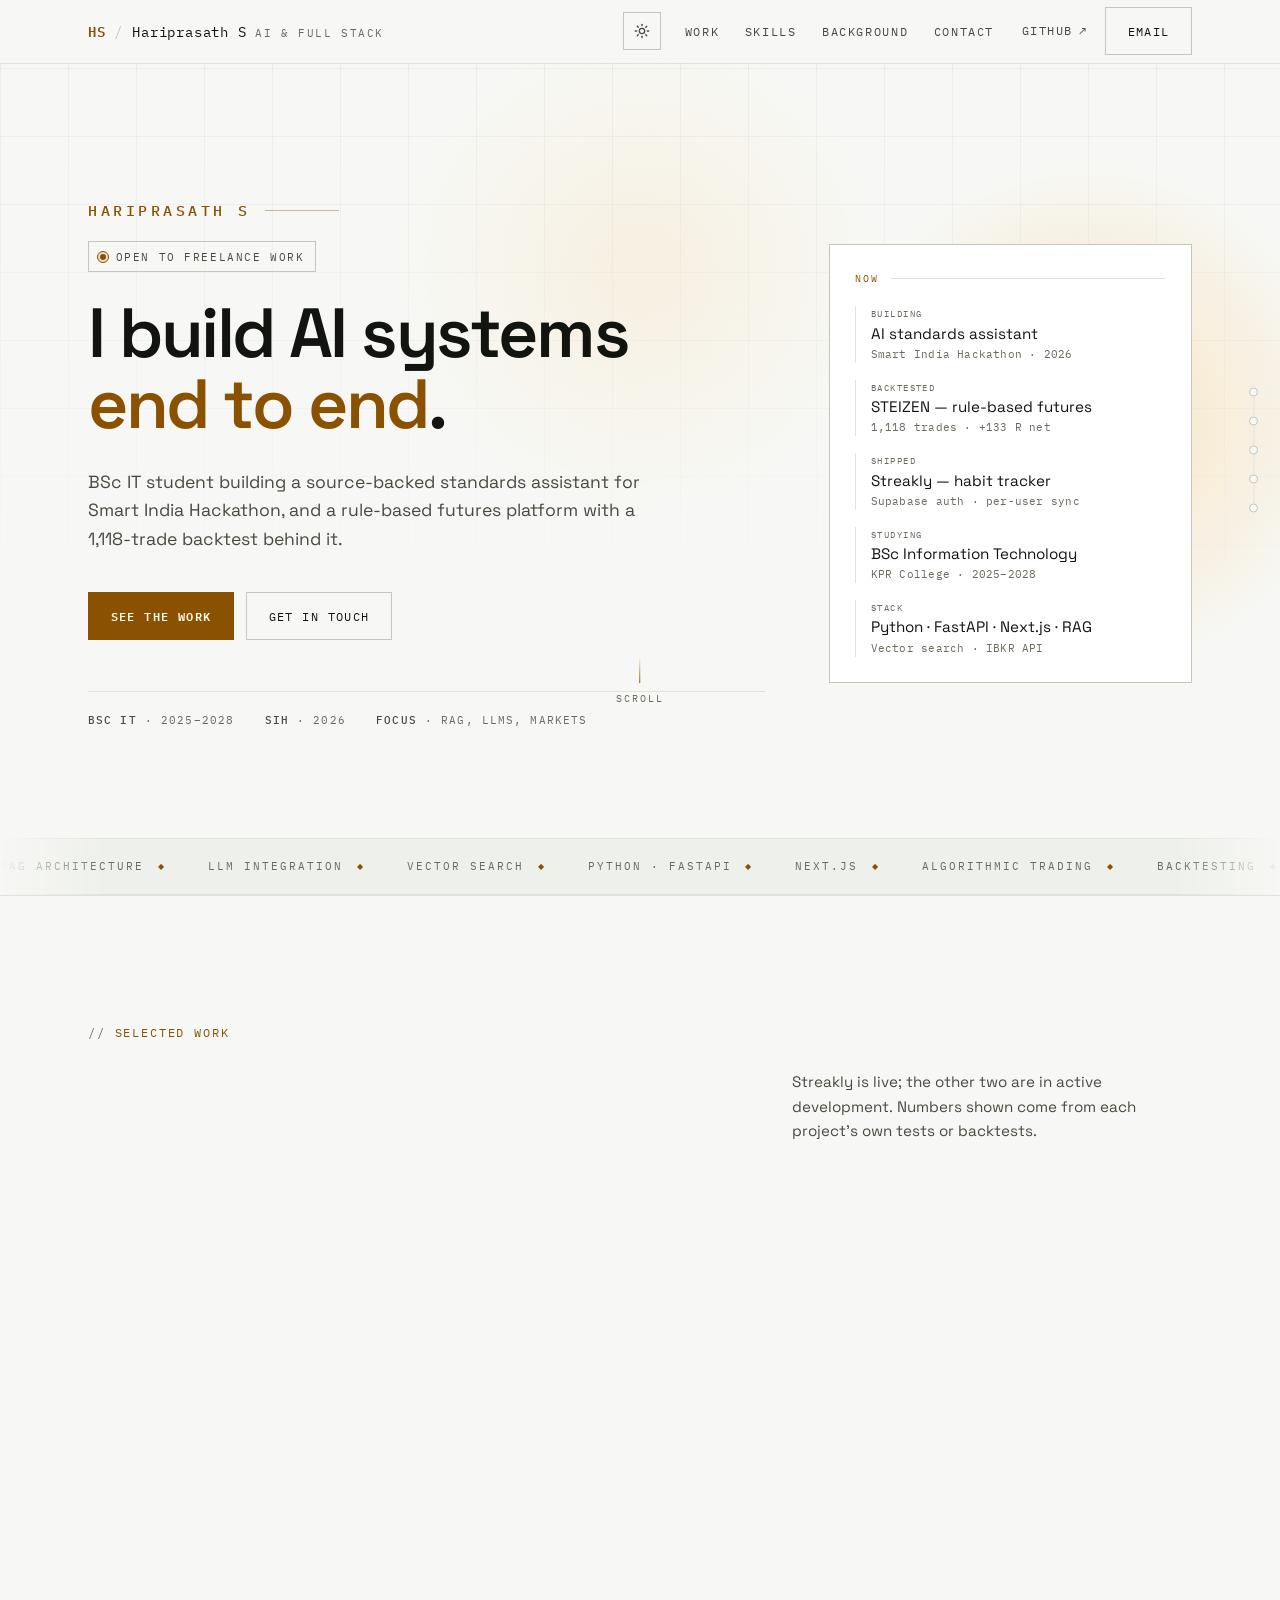
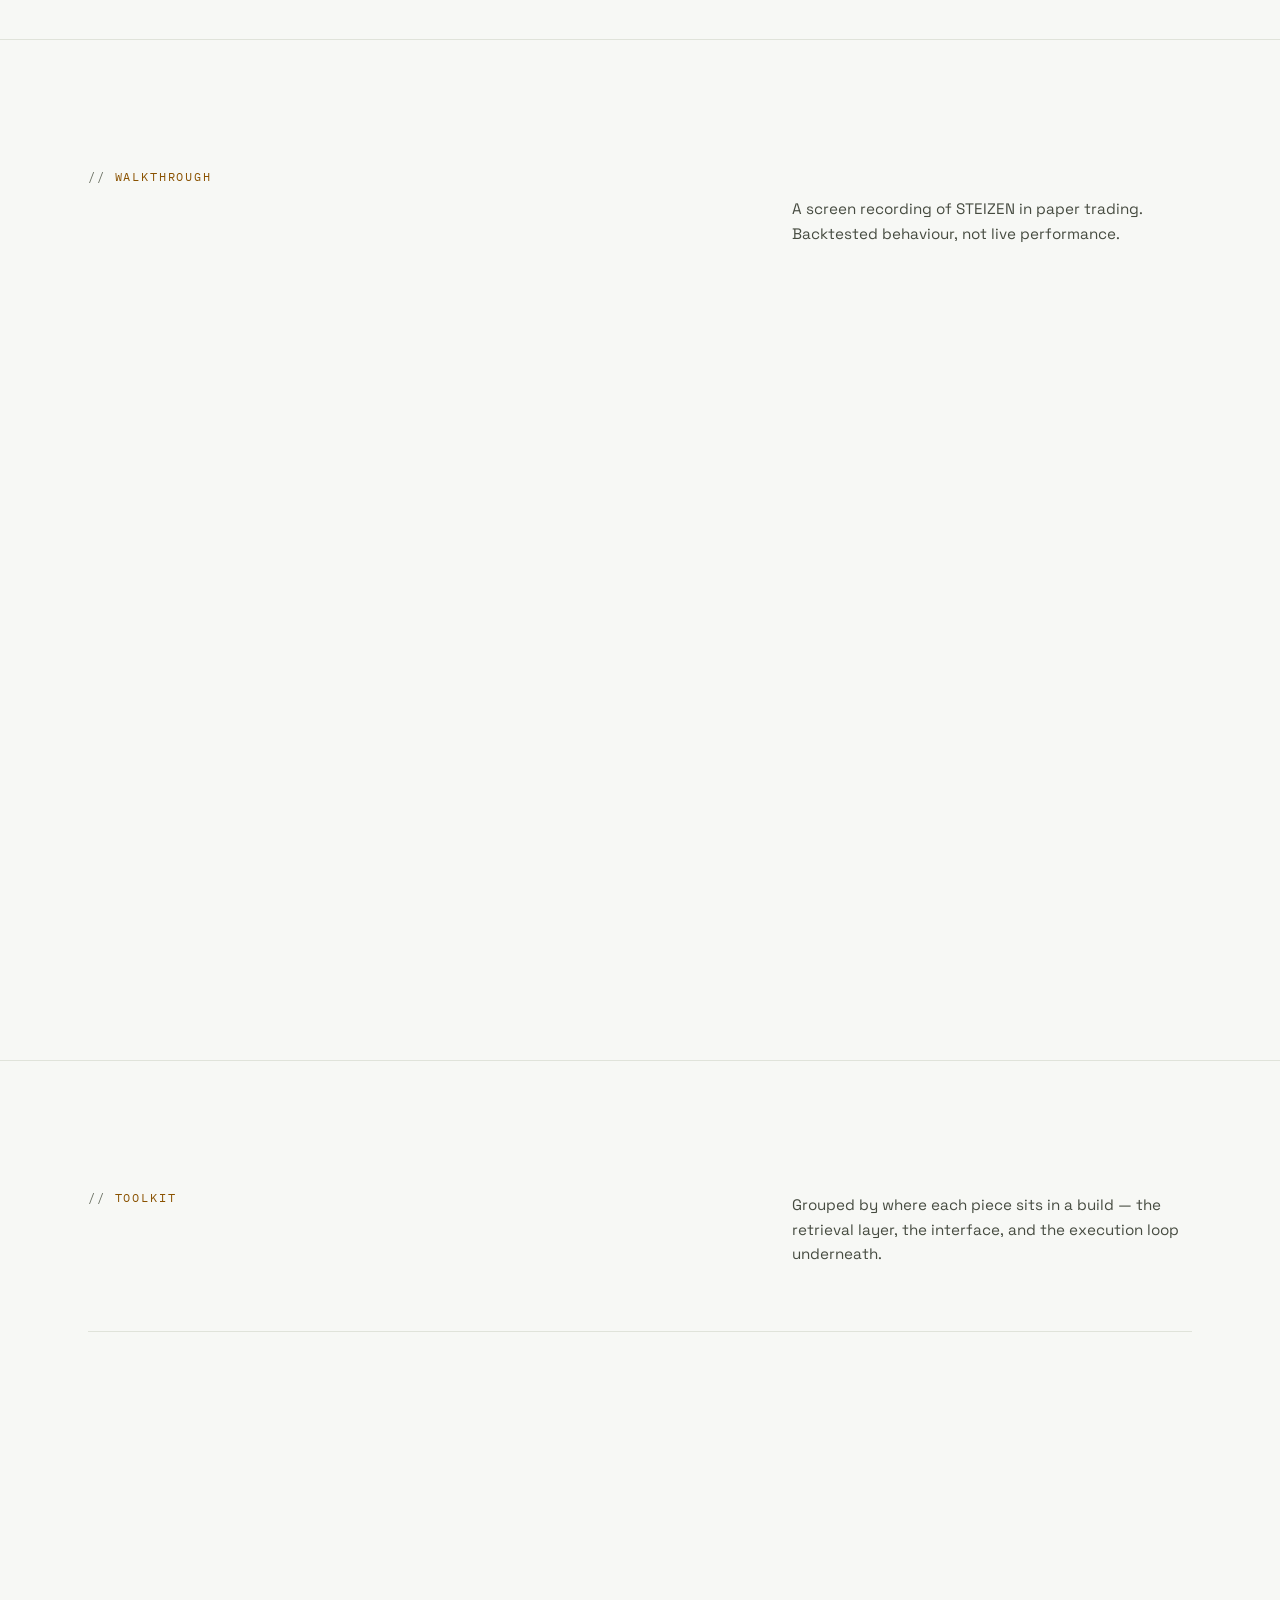
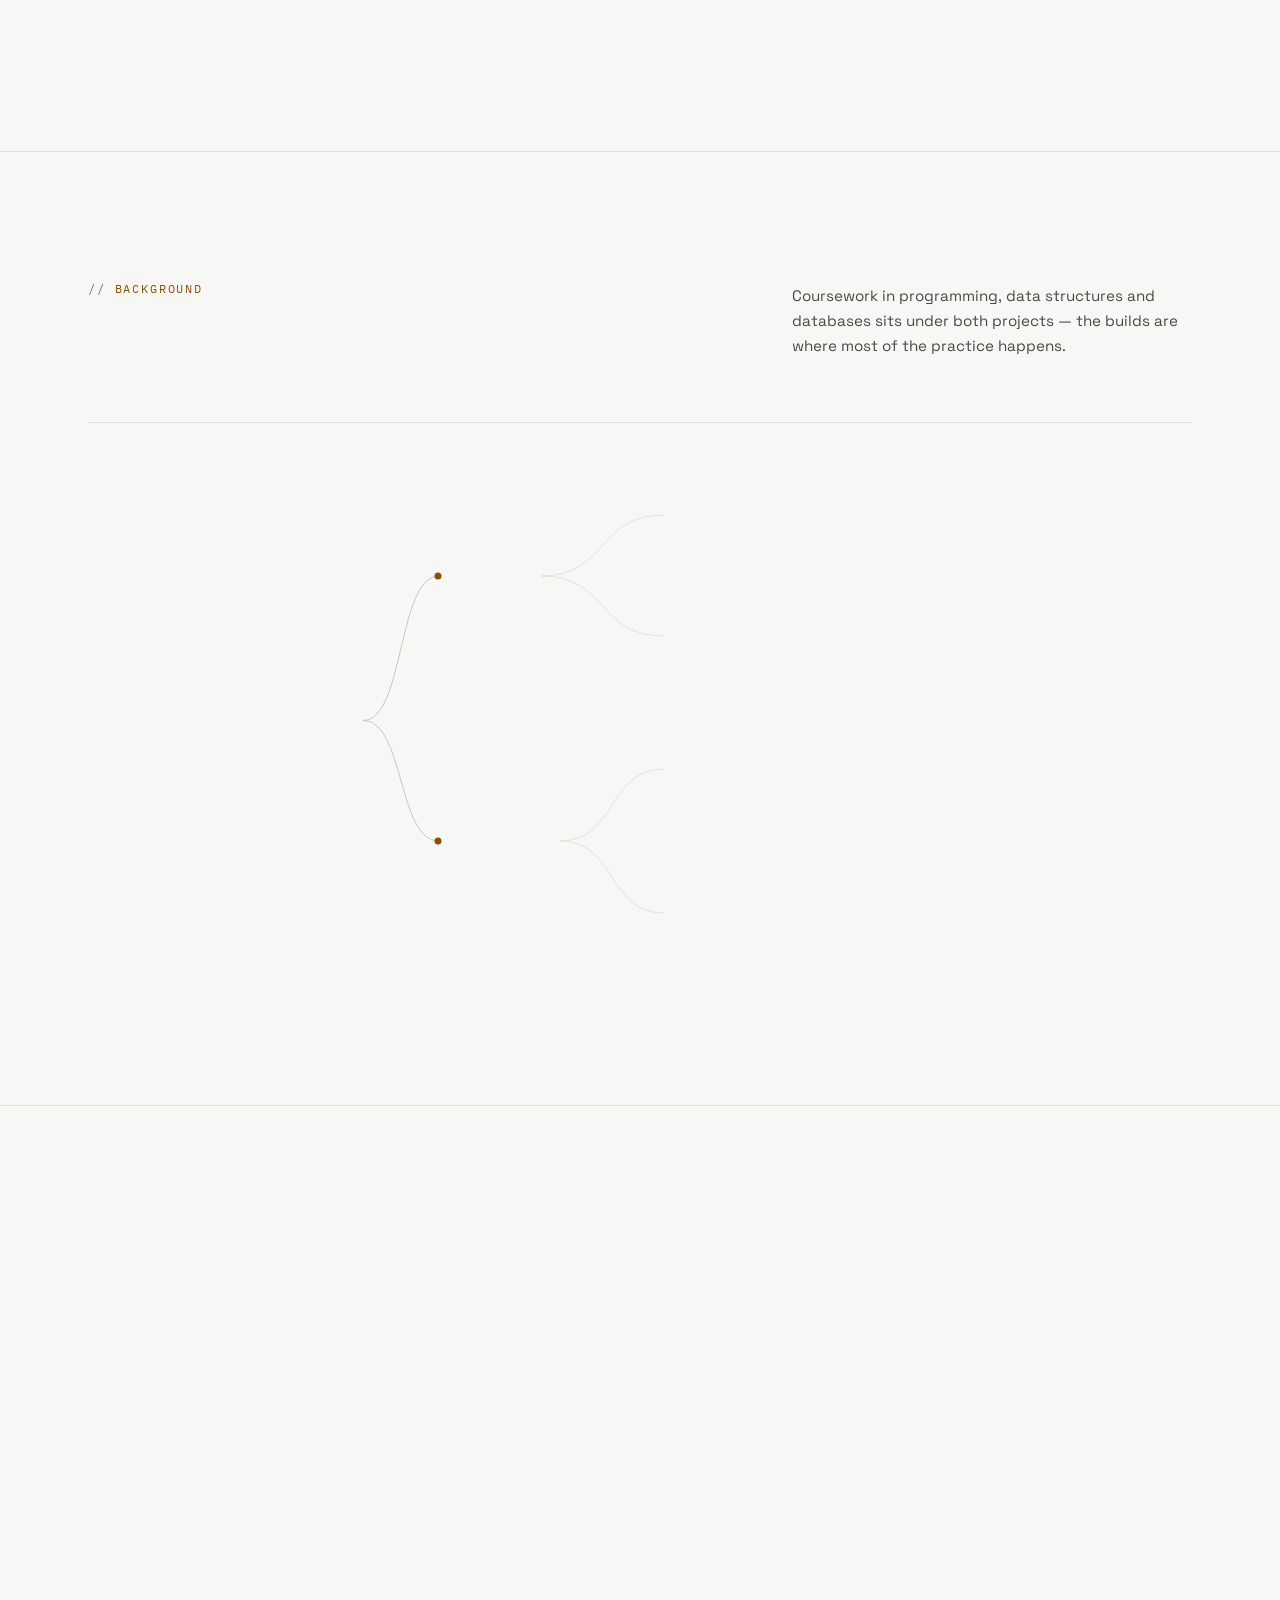
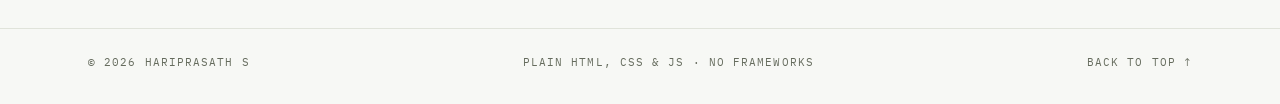
<file: index.html>
<!DOCTYPE html>
<html lang="en">
<head>
    <meta charset="UTF-8">
    <meta name="viewport" content="width=device-width, initial-scale=1">
    <title>Hariprasath S — AI Systems &amp; Full Stack</title>
    <meta name="description" content="Hariprasath S — IT student and full-stack developer building AI assistants and algorithmic trading systems. Selected work, stack, and contact.">
    <meta name="theme-color" content="#090b0e">
    <meta name="color-scheme" content="dark">
    <meta name="author" content="Hariprasath S">

    <!-- Link previews: the dark hero, so shared links carry the site instead of a blank card. -->
    <meta property="og:type" content="website">
    <meta property="og:site_name" content="Hariprasath S">
    <meta property="og:title" content="Hariprasath S — AI Systems &amp; Full Stack">
    <meta property="og:description" content="IT student and full-stack developer building AI assistants and algorithmic trading systems. Selected work, stack, and contact.">
    <meta property="og:url" content="https://portfolio-static-lilac.vercel.app/">
    <meta property="og:image" content="https://portfolio-static-lilac.vercel.app/assets/social-card.png">
    <meta property="og:image:width" content="1440">
    <meta property="og:image:height" content="900">
    <meta property="og:image:alt" content="The portfolio homepage in dark theme: \"I build AI systems end to end\" beside a Now panel.">
    <meta name="twitter:card" content="summary_large_image">
    <meta name="twitter:title" content="Hariprasath S — AI Systems &amp; Full Stack">
    <meta name="twitter:description" content="AI assistants and algorithmic trading systems. Selected work, stack, and contact.">
    <meta name="twitter:image" content="https://portfolio-static-lilac.vercel.app/assets/social-card.png">

    <link rel="icon" href="data:image/svg+xml,%3Csvg xmlns='http://www.w3.org/2000/svg' viewBox='0 0 64 64'%3E%3Crect width='64' height='64' fill='%23090b0e'/%3E%3Ctext x='50%25' y='56%25' text-anchor='middle' font-family='monospace' font-weight='700' font-size='30' fill='%23ffb340'%3EHS%3C/text%3E%3C/svg%3E">
    <script src="assets/theme-init.js"></script>

    <link rel="preconnect" href="https://fonts.googleapis.com">
    <link rel="preconnect" href="https://fonts.gstatic.com" crossorigin>
    <link href="https://fonts.googleapis.com/css2?family=IBM+Plex+Mono:wght@400;500;600&family=Space+Grotesk:wght@400;500;600;700&display=swap" rel="stylesheet">
    <link rel="stylesheet" href="assets/site.css?v=35">
</head>
<body>
    <a class="skip-link" href="#work">Skip to work</a>
    <div class="progress" id="progress" aria-hidden="true"></div>
    <div class="cursor-glow" aria-hidden="true"></div>

    <header class="site-header">
        <div class="shell header-inner">
            <a class="brand" href="#top" aria-label="Hariprasath S, back to top">
                <span class="brand-mark" data-field="initials">HS</span>
                <span class="brand-sep">/</span>
                <span class="brand-name" data-field="brand-name">Hariprasath S</span>
                <span class="brand-note">AI &amp; full stack</span>
            </a>

            <div class="header-right">
                <button class="theme-toggle" id="themeToggle" type="button" aria-pressed="false" aria-label="Switch to the light theme">
                    <svg class="icon-sun" viewBox="0 0 24 24" fill="none" stroke="currentColor" stroke-width="2" stroke-linecap="round" stroke-linejoin="round" aria-hidden="true" focusable="false">
                        <circle cx="12" cy="12" r="4"></circle>
                        <path d="M12 2v2"></path>
                        <path d="M12 20v2"></path>
                        <path d="m4.93 4.93 1.41 1.41"></path>
                        <path d="m17.66 17.66 1.41 1.41"></path>
                        <path d="M2 12h2"></path>
                        <path d="M20 12h2"></path>
                        <path d="m6.34 17.66-1.41 1.41"></path>
                        <path d="m19.07 4.93-1.41 1.41"></path>
                    </svg>
                    <svg class="icon-moon" viewBox="0 0 24 24" fill="none" stroke="currentColor" stroke-width="2" stroke-linecap="round" stroke-linejoin="round" aria-hidden="true" focusable="false">
                        <path d="M12 3a6 6 0 0 0 9 9 9 9 0 1 1-9-9Z"></path>
                    </svg>
                </button>

                <button class="nav-toggle" id="navToggle" aria-expanded="false" aria-controls="primaryNav">Menu</button>

                <nav class="nav" id="primaryNav" aria-label="Primary">
                <ul class="nav-list">
                    <li><a href="#work">Work</a></li>
                    <li><a href="#skills">Skills</a></li>
                    <li><a href="#background">Background</a></li>
                    <li><a href="#contact">Contact</a></li>
                </ul>
                <div class="nav-actions">
                    <a class="nav-github" href="https://github.com/shariprasath570-cell" target="_blank" rel="noopener noreferrer">GitHub <span aria-hidden="true">↗</span></a>
                    <a class="btn btn-ghost" href="mailto:shariprasath4577@gmail.com" data-contact="email">Email</a>
                </div>
                </nav>
            </div>
        </div>
    </header>

    <nav class="rail" id="sectionRail" aria-label="Section progress">
        <a href="#work" data-label="Work"></a>
        <a href="#demo" data-label="Demo"></a>
        <a href="#skills" data-label="Skills"></a>
        <a href="#background" data-label="Background"></a>
        <a href="#contact" data-label="Contact"></a>
    </nav>

    <main id="top">
        <!-- HERO -->
        <section class="hero">
            <div class="shell hero-grid">
                <div>
                    <p class="hero-name" data-field="brand-name">Hariprasath S</p>
                    <p class="hero-status"><span class="status-dot" aria-hidden="true"></span> Open to freelance work</p>
                    <h1>I build AI systems <span class="accent">end to end</span>.</h1>
                    <p class="hero-sub" data-field="intro">
                        BSc IT student building a source-backed standards assistant for Smart India Hackathon, and a rule-based futures platform with a 1,118-trade backtest behind it.
                    </p>
                    <div class="hero-actions">
                        <a class="btn btn-primary" href="#work">See the work</a>
                        <a class="btn btn-ghost" href="#contact">Get in touch</a>
                    </div>
                    <p class="hero-meta">
                        <span><strong>BSc IT</strong> · 2025–2028</span>
                        <span><strong>SIH</strong> · 2026</span>
                        <span><strong>Focus</strong> · RAG, LLMs, markets</span>
                    </p>
                </div>

                <aside class="hero-now" aria-label="Currently">
                    <p class="hero-now-label">Now</p>
                    <ul class="hero-now-list">
                        <li>
                            <span class="hero-now-key">Building</span>
                            <span class="hero-now-val">AI standards assistant</span>
                            <span class="hero-now-meta">Smart India Hackathon · 2026</span>
                        </li>
                        <li>
                            <span class="hero-now-key">Backtested</span>
                            <span class="hero-now-val">STEIZEN — rule-based futures</span>
                            <span class="hero-now-meta">1,118 trades · +133 R net</span>
                        </li>
                        <li>
                            <span class="hero-now-key">Shipped</span>
                            <span class="hero-now-val">Streakly — habit tracker</span>
                            <span class="hero-now-meta">Supabase auth · per-user sync</span>
                        </li>
                        <li>
                            <span class="hero-now-key">Studying</span>
                            <span class="hero-now-val">BSc Information Technology</span>
                            <span class="hero-now-meta">KPR College · 2025–2028</span>
                        </li>
                        <li>
                            <span class="hero-now-key">Stack</span>
                            <span class="hero-now-val">Python · FastAPI · Next.js · RAG</span>
                            <span class="hero-now-meta">Vector search · IBKR API</span>
                        </li>
                    </ul>
                </aside>

            <a class="scroll-hint" href="#work" aria-label="Scroll to selected work">
                <span class="scroll-hint-line" aria-hidden="true"></span>
                <span>Scroll</span>
            </a>
        </section>

        <div class="marquee" aria-hidden="true">
            <div class="marquee-track">
                <div class="marquee-group">
                    <span class="marquee-item">RAG architecture</span>
                    <span class="marquee-item">LLM integration</span>
                    <span class="marquee-item">Vector search</span>
                    <span class="marquee-item">Python · FastAPI</span>
                    <span class="marquee-item">Next.js</span>
                    <span class="marquee-item">Algorithmic trading</span>
                    <span class="marquee-item">Backtesting</span>
                    <span class="marquee-item">IBKR API</span>
                    <span class="marquee-item">Git</span>
                </div>
                <div class="marquee-group">
                    <span class="marquee-item">RAG architecture</span>
                    <span class="marquee-item">LLM integration</span>
                    <span class="marquee-item">Vector search</span>
                    <span class="marquee-item">Python · FastAPI</span>
                    <span class="marquee-item">Next.js</span>
                    <span class="marquee-item">Algorithmic trading</span>
                    <span class="marquee-item">Backtesting</span>
                    <span class="marquee-item">IBKR API</span>
                    <span class="marquee-item">Git</span>
                </div>
            </div>
        </div>

        <!-- WORK -->
        <section class="section" id="work">
            <div class="shell">
                <div class="section-head">
                    <div>
                        <p class="label">Selected work</p>
                        <h2>Three builds, documented like products.</h2>
                    </div>
                    <p class="section-note">Streakly is live; the other two are in active development. Numbers shown come from each project's own tests or backtests.</p>
                </div>

                <div id="workMount">
                    <noscript>
                        <p class="section-note">Project details need JavaScript to load. Reach me at <a class="accent" href="mailto:shariprasath4577@gmail.com">shariprasath4577@gmail.com</a> for the full write-up.</p>
                    </noscript>
                </div>
            </div>
        </section>

        <!-- DEMO -->
        <section class="section" id="demo">
            <div class="shell">
                <div class="section-head">
                    <div>
                        <p class="label">Walkthrough</p>
                        <h2>Watch it run.</h2>
                    </div>
                    <p class="section-note">A screen recording of STEIZEN in paper trading. Backtested behaviour, not live performance.</p>
                </div>

                <div id="demoMount"></div>
            </div>
        </section>

        <!-- SKILLS -->
        <section class="section" id="skills">
            <div class="shell">
                <div class="section-head">
                    <div>
                        <p class="label">Toolkit</p>
                        <h2>What I work with.</h2>
                    </div>
                    <p class="section-note">Grouped by where each piece sits in a build — the retrieval layer, the interface, and the execution loop underneath.</p>
                </div>

                <div class="skills" data-stagger>
                    <div class="skill-row">
                        <h3>Languages</h3>
                        <div class="chips" data-stagger data-anim="left">
                            <span class="chip">Python</span>
                            <span class="chip">C</span>
                            <span class="chip">C++</span>
                            <span class="chip">JavaScript</span>
                            <span class="chip">TypeScript</span>
                            <span class="chip">HTML / CSS</span>
                        </div>
                    </div>
                    <div class="skill-row">
                        <h3>Frontend</h3>
                        <div class="chips" data-stagger data-anim="left">
                            <span class="chip">React</span>
                            <span class="chip">Next.js</span>
                            <span class="chip">Responsive UI</span>
                            <span class="chip">Lightweight Charts</span>
                        </div>
                    </div>
                    <div class="skill-row">
                        <h3>AI &amp; data</h3>
                        <div class="chips" data-stagger data-anim="left">
                            <span class="chip">RAG architecture</span>
                            <span class="chip">Vector databases</span>
                            <span class="chip">LLM integration</span>
                            <span class="chip">FastAPI</span>
                        </div>
                    </div>
                    <div class="skill-row">
                        <h3>Systems</h3>
                        <div class="chips" data-stagger data-anim="left">
                            <span class="chip">Algorithmic trading</span>
                            <span class="chip">Backtesting</span>
                            <span class="chip">IBKR API</span>
                            <span class="chip">Supabase / Postgres</span>
                            <span class="chip">Git</span>
                        </div>
                    </div>
                </div>
            </div>
        </section>

        <!-- BACKGROUND -->
        <section class="section" id="background">
            <div class="shell">
                <div class="section-head">
                    <div>
                        <p class="label">Background</p>
                        <h2>Study &amp; milestones.</h2>
                    </div>
                    <p class="section-note">Coursework in programming, data structures and databases sits under both projects — the builds are where most of the practice happens.</p>
                </div>

                <div class="mindmap" id="mindmap" role="group" aria-label="Background mind map">
                    <svg class="mindmap-links" aria-hidden="true" focusable="false"></svg>

                    <div class="mm-root reveal" data-mm="root">
                        <div>
                            <p class="mm-root-kicker">Hariprasath S</p>
                            <p class="mm-root-title">Background</p>
                            <p class="mm-root-meta">BSc IT · 2025–2028</p>
                        </div>
                        <p class="mm-root-stat">2 tracks · 4 milestones</p>
                    </div>

                    <div class="mm-branch reveal" data-mm="b1" data-anim="right">
                        <span class="mm-branch-dot" aria-hidden="true"></span>
                        <p class="mm-branch-title">Study</p>
                        <p class="mm-branch-meta">2025 — 2028</p>
                    </div>

                    <div class="mm-branch reveal" data-mm="b2" data-anim="right">
                        <span class="mm-branch-dot" aria-hidden="true"></span>
                        <p class="mm-branch-title">Builds</p>
                        <p class="mm-branch-meta">2026 — ongoing</p>
                    </div>

                    <article class="mm-leaf reveal" data-mm="l1" data-anim="right">
                        <p class="mm-when">2025 — 2028</p>
                        <h3>KPR College of Arts Science and Research</h3>
                        <p>BSc Information Technology · currently pursuing.</p>
                    </article>

                    <article class="mm-leaf reveal" data-mm="l2" data-anim="right">
                        <p class="mm-when">2025</p>
                        <h3>Vishwesvaraiyah Matric Higher Secondary School</h3>
                        <p>Higher secondary completed.</p>
                    </article>

                    <article class="mm-leaf reveal" data-mm="l3" data-anim="right">
                        <p class="mm-when">2026</p>
                        <h3>Smart India Hackathon — Ministry of Consumer Affairs</h3>
                        <p>Building the AI assistant for BIS standards against the ministry's problem statement.</p>
                    </article>

                    <article class="mm-leaf reveal" data-mm="l4" data-anim="right">
                        <p class="mm-when">Ongoing</p>
                        <h3>STEIZEN — self-directed build</h3>
                        <p>A rule-based futures system, backtested over 1,118 trades with walk-forward checks.</p>
                    </article>
                </div>
            </div>
        </section>

        <!-- CONTACT -->
        <section class="section" id="contact">
            <div class="shell">
                <div class="contact-card reveal">
                    <div class="contact-card-body">
                        <p class="label">Contact</p>
                        <h2>Let's build something.</h2>
                        <p class="contact-copy">Send a note about the build, the role, or the idea you have in mind — I usually reply within a day.</p>
                    </div>
                    <div class="contact-side">
                        <div>
                            <p class="contact-side-label">Open to</p>
                            <ul class="contact-open">
                                <li>Freelance builds</li>
                                <li>AI product collaborations</li>
                            </ul>
                        </div>
                        <div class="contact-actions">
                            <a class="btn btn-primary" href="mailto:shariprasath4577@gmail.com" data-contact="email">Send an email</a>
                            <a class="btn btn-ghost" href="https://www.linkedin.com/in/hariprasath-s-527823386/" target="_blank" rel="noopener noreferrer" data-contact="linkedin">LinkedIn ↗</a>
                        </div>
                    </div>
                </div>
            </div>
        </section>
    </main>

    <footer class="site-footer">
        <div class="shell footer-inner">
            <p>© 2026 Hariprasath S</p>
            <p>Plain HTML, CSS &amp; JS · No frameworks</p>
            <p><a href="#top">Back to top ↑</a></p>
        </div>
    </footer>

    <script src="assets/site.js?v=28" defer></script>
</body>
</html>
</file>
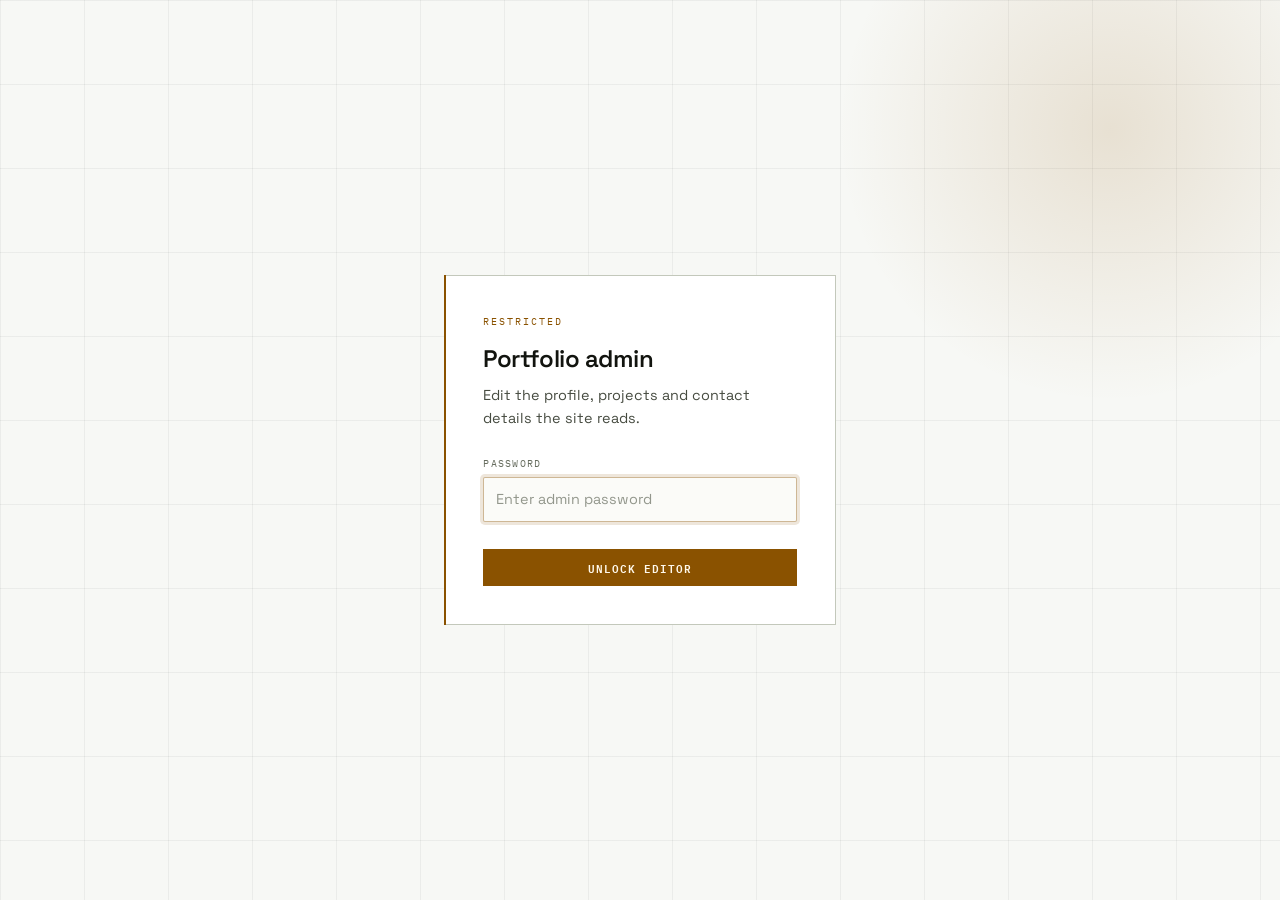
<file: admin.html>
<!DOCTYPE html>
<html lang="en" data-theme="dark">
<head>
  <meta charset="UTF-8" />
  <meta name="viewport" content="width=device-width, initial-scale=1.0" />
  <title>Portfolio admin — Hariprasath S</title>
  <meta name="robots" content="noindex, nofollow">
  <meta name="color-scheme" content="dark light">

  <link rel="preconnect" href="https://fonts.googleapis.com">
  <link rel="preconnect" href="https://fonts.gstatic.com" crossorigin>
  <link href="https://fonts.googleapis.com/css2?family=Space+Grotesk:wght@400;500;600&family=IBM+Plex+Mono:wght@400;500&display=swap" rel="stylesheet">
  <script src="assets/theme-init.js"></script>
  <link rel="stylesheet" href="assets/admin.css?v=2">
</head>
<body>

  <!-- ================= LOGIN ================= -->
  <div class="login" id="loginView">
    <div class="login-card" id="loginCard">
      <p class="login-kicker">Restricted</p>
      <h1>Portfolio admin</h1>
      <p class="login-sub">Edit the profile, projects and contact details the site reads.</p>

      <form class="login-form" id="loginForm" novalidate>
        <div class="field">
          <label for="password">Password</label>
          <input type="password" id="password" autocomplete="current-password" placeholder="Enter admin password">
        </div>
        <p class="login-error" id="loginError" role="status" aria-live="polite"></p>
        <button class="btn btn-primary btn-block" type="submit">Unlock editor</button>
      </form>
    </div>
  </div>

  <!-- ================= EDITOR ================= -->
  <div class="app hidden" id="appView">

    <aside class="sidebar">
      <div class="brand">
        <span class="brand-mark">HS</span>
        <div class="brand-text">
          <p class="brand-name">Portfolio admin</p>
          <p class="brand-role">Content editor</p>
        </div>
      </div>

      <nav class="nav" aria-label="Admin sections">
        <p class="nav-label">Sections</p>
        <button type="button" class="nav-btn is-active" data-view="profile" aria-current="page">
          <svg viewBox="0 0 24 24" fill="none" stroke="currentColor" stroke-width="1.6" stroke-linecap="round" stroke-linejoin="round" aria-hidden="true" focusable="false"><path d="M20 21v-2a4 4 0 0 0-4-4H8a4 4 0 0 0-4 4v2"/><circle cx="12" cy="7" r="4"/></svg>
          Profile
        </button>
        <button type="button" class="nav-btn" data-view="contact">
          <svg viewBox="0 0 24 24" fill="none" stroke="currentColor" stroke-width="1.6" stroke-linecap="round" stroke-linejoin="round" aria-hidden="true" focusable="false"><rect x="2" y="4" width="20" height="16" rx="2"/><path d="m2 7 10 6 10-6"/></svg>
          Contact
        </button>
        <button type="button" class="nav-btn" data-view="projects">
          <svg viewBox="0 0 24 24" fill="none" stroke="currentColor" stroke-width="1.6" stroke-linecap="round" stroke-linejoin="round" aria-hidden="true" focusable="false"><path d="M3 7a2 2 0 0 1 2-2h4l2 2h8a2 2 0 0 1 2 2v9a2 2 0 0 1-2 2H5a2 2 0 0 1-2-2z"/></svg>
          Projects
          <span class="nav-count" id="navProjectsCount">0</span>
        </button>
        <button type="button" class="nav-btn" data-view="settings">
          <svg viewBox="0 0 24 24" fill="none" stroke="currentColor" stroke-width="1.6" stroke-linecap="round" stroke-linejoin="round" aria-hidden="true" focusable="false"><circle cx="12" cy="12" r="3"/><path d="M19.4 15a1.6 1.6 0 0 0 .3 1.8l.1.1a2 2 0 1 1-2.8 2.8l-.1-.1a1.6 1.6 0 0 0-1.8-.3 1.6 1.6 0 0 0-1 1.5V21a2 2 0 1 1-4 0v-.1A1.6 1.6 0 0 0 9 19.4a1.6 1.6 0 0 0-1.8.3l-.1.1a2 2 0 1 1-2.8-2.8l.1-.1a1.6 1.6 0 0 0 .3-1.8 1.6 1.6 0 0 0-1.5-1H3a2 2 0 1 1 0-4h.1A1.6 1.6 0 0 0 4.6 9a1.6 1.6 0 0 0-.3-1.8l-.1-.1a2 2 0 1 1 2.8-2.8l.1.1a1.6 1.6 0 0 0 1.8.3H9a1.6 1.6 0 0 0 1-1.5V3a2 2 0 1 1 4 0v.1a1.6 1.6 0 0 0 1 1.5 1.6 1.6 0 0 0 1.8-.3l.1-.1a2 2 0 1 1 2.8 2.8l-.1.1a1.6 1.6 0 0 0-.3 1.8V9a1.6 1.6 0 0 0 1.5 1H21a2 2 0 1 1 0 4h-.1a1.6 1.6 0 0 0-1.5 1z"/></svg>
          Settings
        </button>
      </nav>

      <div class="sidebar-foot">
        <button type="button" class="side-row" id="themeBtn" aria-label="Switch theme">
          <span>Theme</span>
          <svg viewBox="0 0 24 24" fill="none" stroke="currentColor" stroke-width="1.6" stroke-linecap="round" stroke-linejoin="round" aria-hidden="true" focusable="false"><path d="M12 3v2M12 19v2M4.2 4.2l1.4 1.4M18.4 18.4l1.4 1.4M3 12h2M19 12h2M4.2 19.8l1.4-1.4M18.4 5.6l1.4-1.4"/><circle cx="12" cy="12" r="4"/></svg>
        </button>
        <a class="side-row" href="index.html">
          <span>View site</span>
          <svg viewBox="0 0 24 24" fill="none" stroke="currentColor" stroke-width="1.6" stroke-linecap="round" stroke-linejoin="round" aria-hidden="true" focusable="false"><path d="M18 13v6a2 2 0 0 1-2 2H5a2 2 0 0 1-2-2V8a2 2 0 0 1 2-2h6"/><path d="M15 3h6v6"/><path d="M10 14 21 3"/></svg>
        </a>
        <button type="button" class="side-row" id="logoutBtn">
          <span>Log out</span>
          <svg viewBox="0 0 24 24" fill="none" stroke="currentColor" stroke-width="1.6" stroke-linecap="round" stroke-linejoin="round" aria-hidden="true" focusable="false"><path d="M9 21H5a2 2 0 0 1-2-2V5a2 2 0 0 1 2-2h4"/><path d="m16 17 5-5-5-5"/><path d="M21 12H9"/></svg>
        </button>
        <p class="side-meta">
          <strong id="sideState">Nothing loaded</strong>
          <span id="sideSaved">—</span>
        </p>
      </div>
    </aside>

    <div class="main">
      <header class="topbar">
        <div class="topbar-title">
          <h1 id="viewTitle">Profile</h1>
          <span class="state" id="saveState">Saved</span>
        </div>
        <div class="topbar-actions">
          <button type="button" class="btn btn-ghost" id="importBtn">
            <svg viewBox="0 0 24 24" fill="none" stroke="currentColor" stroke-width="1.8" stroke-linecap="round" stroke-linejoin="round" aria-hidden="true" focusable="false"><path d="M21 15v4a2 2 0 0 1-2 2H5a2 2 0 0 1-2-2v-4"/><path d="m7 10 5 5 5-5"/><path d="M12 15V3"/></svg>
            Import
          </button>
          <input type="file" id="importFile" accept="application/json,.json" class="hidden">
          <button type="button" class="btn btn-ghost" id="exportBtn">
            <svg viewBox="0 0 24 24" fill="none" stroke="currentColor" stroke-width="1.8" stroke-linecap="round" stroke-linejoin="round" aria-hidden="true" focusable="false"><path d="M21 15v4a2 2 0 0 1-2 2H5a2 2 0 0 1-2-2v-4"/><path d="m17 8-5-5-5 5"/><path d="M12 3v12"/></svg>
            Export
          </button>
          <button type="button" class="btn btn-primary" id="saveBtn" disabled>
            <svg viewBox="0 0 24 24" fill="none" stroke="currentColor" stroke-width="1.9" stroke-linecap="round" stroke-linejoin="round" aria-hidden="true" focusable="false"><path d="M20 6 9 17l-5-5"/></svg>
            Save
          </button>
        </div>
      </header>

      <main class="content">

        <!-- ---------- PROFILE ---------- -->
        <section class="panel" data-view="profile" id="view-profile" aria-labelledby="profileHead">
          <div class="panel-head">
            <div>
              <p class="kicker">// Identity</p>
              <h2 id="profileHead">Profile</h2>
            </div>
            <p class="panel-note">The name and intro that open the page, plus the availability badges.</p>
          </div>

          <div class="grid-2">
            <div class="field">
              <label for="p-name">First name</label>
              <input type="text" id="p-name" data-path="profile.name" autocomplete="off">
            </div>
            <div class="field">
              <label for="p-lastName">Last name</label>
              <input type="text" id="p-lastName" data-path="profile.lastName" autocomplete="off">
            </div>
          </div>

          <div class="field">
            <label for="p-role">Role line</label>
            <input type="text" id="p-role" data-path="profile.role" autocomplete="off">
          </div>

          <div class="field">
            <label for="p-intro">Intro</label>
            <textarea id="p-intro" data-path="profile.intro"></textarea>
            <p class="hint">One or two sentences — this sits under the headline.</p>
          </div>

          <div class="field">
            <label for="p-photo">Photo path</label>
            <input type="text" id="p-photo" data-path="profile.photo" autocomplete="off" placeholder="assets/profile.webp">
            <p class="hint">Relative to the site root. The hero renders without it if the file is missing.</p>
          </div>

          <div class="switch-row">
            <label class="check" for="p-openToWork">
              <input type="checkbox" id="p-openToWork" data-path="profile.openToWork" data-type="bool">
              <span>Open to work</span>
            </label>
            <label class="check" for="p-freelance">
              <input type="checkbox" id="p-freelance" data-path="profile.freelance" data-type="bool">
              <span>Available for freelance</span>
            </label>
          </div>
        </section>

        <!-- ---------- CONTACT ---------- -->
        <section class="panel hidden" data-view="contact" id="view-contact" aria-labelledby="contactHead">
          <div class="panel-head">
            <div>
              <p class="kicker">// Reachable</p>
              <h2 id="contactHead">Contact</h2>
            </div>
            <p class="panel-note">Used by the email button, the WhatsApp link and the LinkedIn action in the contact card.</p>
          </div>

          <div class="field">
            <label for="c-email">Email</label>
            <input type="email" id="c-email" data-path="contact.email" autocomplete="off">
          </div>

          <div class="grid-2">
            <div class="field">
              <label for="c-whatsapp">WhatsApp</label>
              <input type="text" id="c-whatsapp" data-path="contact.whatsapp" autocomplete="off" placeholder="919876543210">
              <p class="hint">Country code first, no plus or spaces. Leave empty to hide.</p>
            </div>
            <div class="field">
              <label for="c-linkedin">LinkedIn URL</label>
              <input type="url" id="c-linkedin" data-path="contact.linkedin" autocomplete="off" placeholder="https://www.linkedin.com/in/…">
              <p class="hint">Only http(s) links are rendered on the site.</p>
            </div>
          </div>
        </section>

        <!-- ---------- PROJECTS ---------- -->
        <section class="hidden" data-view="projects" id="view-projects" aria-labelledby="projectsHead">
          <div class="panel">
            <div class="panel-head">
              <div>
                <p class="kicker">// Case studies</p>
                <h2 id="projectsHead">Projects</h2>
              </div>
              <p class="panel-note">Each project becomes a case study on the work page. The first one with screenshots or video drives those sections.</p>
            </div>

            <div class="projects-head">
              <p class="hint mono" id="projectsState">0 projects</p>
              <div class="projects-tools">
                <button type="button" class="btn btn-ghost" id="addProject">
                  <svg viewBox="0 0 24 24" fill="none" stroke="currentColor" stroke-width="1.9" stroke-linecap="round" stroke-linejoin="round" aria-hidden="true" focusable="false"><path d="M12 5v14M5 12h14"/></svg>
                  Add project
                </button>
              </div>
            </div>

            <div class="proj-list" id="projectsList"></div>
          </div>
        </section>

        <!-- ---------- SETTINGS ---------- -->
        <section class="panel hidden" data-view="settings" id="view-settings" aria-labelledby="settingsHead">
          <div class="panel-head">
            <div>
              <p class="kicker">// Storage</p>
              <h2 id="settingsHead">Settings</h2>
            </div>
            <p class="cloud-state" id="cloudState">Cloud not linked</p>
          </div>

          <ol class="setup-steps">
            <li>Create a free account at <a href="https://jsonbin.io" target="_blank" rel="noopener noreferrer">jsonbin.io</a>.</li>
            <li>Make an API key and one private bin holding this content.</li>
            <li>Paste the key and the bin ID here, save the settings, then use <strong>Save</strong> to publish.</li>
          </ol>

          <div class="grid-2">
            <div class="field">
              <label for="cfg-api">JSONBin API key</label>
              <input type="password" id="cfg-api" autocomplete="off" spellcheck="false" placeholder="X-Master-Key value">
            </div>
            <div class="field">
              <label for="cfg-bin">Bin ID</label>
              <input type="text" id="cfg-bin" autocomplete="off" spellcheck="false" placeholder="e.g. 67f0a1b2c3d4">
            </div>
          </div>

          <div class="projects-head settings-actions">
            <span class="hint">The key stays in this browser only — it is never written into the site files.</span>
            <div class="projects-tools">
              <button type="button" class="btn btn-ghost" id="testCloud">Test connection</button>
              <button type="button" class="btn btn-primary" id="saveCfg">Save settings</button>
            </div>
          </div>

          <div class="danger-zone">
            <p>Reload <span class="mono">content.json</span> to throw away this draft and start from the file on disk.</p>
            <button type="button" class="btn btn-ghost" id="reloadBtn">Reload from file</button>
          </div>
        </section>

      </main>
    </div>
  </div>

  <div class="toast" id="toast" role="status" aria-live="polite"></div>

  <script src="assets/admin.js?v=3"></script>
</body>
</html>
</file>
<file: assets/site.css>
/* ==========================================================================
   Hariprasath S — portfolio
   Dark technical layout. Tokens first, then structure, then components.
   ========================================================================== */

:root {
    --bg: #090b0e;
    --bg-soft: #0d1116;
    --panel: #10151b;
    --line: #1d242c;
    --line-strong: #2b3540;
    --text: #e9edf2;
    --text-2: #a7b1bd;
    --text-3: #78838f;
    --accent: #ffb340;
    --accent-soft: rgba(255, 179, 64, 0.10);
    --accent-line: rgba(255, 179, 64, 0.45);
    --accent-fade: rgba(255, 179, 64, 0.25);
    --accent-wash: rgba(255, 179, 64, 0.06);
    --accent-ring: rgba(255, 179, 64, 0.15);
    --accent-spot: rgba(255, 179, 64, 0.09);
    --accent-glow: rgba(255, 179, 64, 0.11);
    --accent-hover: #ffc568;

    /* Surfaces that are not a flat token in dark mode. */
    --header-bg: rgba(9, 11, 14, 0.86);
    --caption-bg: rgba(9, 11, 14, 0.82);
    --on-accent: #0a0c0f;
    --selection-text: #0a0c0f;
    --grid-line: rgba(255, 255, 255, 0.028);
    --video-bg: #000;
    color-scheme: dark;

    --sans: "Space Grotesk", "Inter", system-ui, -apple-system, "Segoe UI", sans-serif;
    --mono: "IBM Plex Mono", ui-monospace, SFMono-Regular, Menlo, Consolas, monospace;

    --shell: 1200px;
    --gutter: clamp(1.15rem, 4vw, 3rem);
    --header-h: 64px;
}

/* Light theme: same structure, clean white paper, darker amber so contrast holds. */
html[data-theme="light"] {
    --bg: #f7f8f5;
    --bg-soft: #eef0eb;
    --panel: #ffffff;
    --line: #e0e3da;
    --line-strong: #c3c8bb;
    --text: #12140f;
    --text-2: #464b40;
    --text-3: #666c5e;
    --accent: #8a5200;
    --accent-soft: rgba(138, 82, 0, 0.08);
    --accent-line: rgba(138, 82, 0, 0.4);
    --accent-fade: rgba(138, 82, 0, 0.28);
    --accent-wash: rgba(138, 82, 0, 0.05);
    --accent-ring: rgba(138, 82, 0, 0.15);
    --accent-spot: rgba(138, 82, 0, 0.06);
    --accent-glow: rgba(255, 179, 64, 0.3);
    --accent-hover: #6b3f00;

    --header-bg: rgba(247, 248, 245, 0.9);
    --caption-bg: rgba(255, 255, 255, 0.9);
    --on-accent: #fff9ec;
    --selection-text: #fff9ec;
    --grid-line: rgba(18, 20, 15, 0.05);
    --video-bg: #0e100d;
    color-scheme: light;
}

*,
*::before,
*::after {
    margin: 0;
    padding: 0;
    box-sizing: border-box;
}

html {
    scroll-behavior: smooth;
    -webkit-text-size-adjust: 100%;
    /* Clip, not hidden: keeps position: sticky working. */
    overflow-x: clip;
}

body {
    background: var(--bg);
    color: var(--text);
    font-family: var(--sans);
    font-size: 16px;
    line-height: 1.62;
    -webkit-font-smoothing: antialiased;
    overflow-x: clip;
}

::selection {
    background: var(--accent);
    color: var(--selection-text);
}

img,
video {
    display: block;
    max-width: 100%;
    height: auto;
}

a {
    color: inherit;
    text-decoration: none;
}

button {
    font: inherit;
    color: inherit;
    background: none;
    border: 0;
    cursor: pointer;
}

:focus-visible {
    outline: 2px solid var(--accent);
    outline-offset: 3px;
}

/* Faint technical grid behind the top of the page. */
body::before {
    content: "";
    position: fixed;
    inset: 0 0 auto 0;
    height: 70vh;
    pointer-events: none;
    z-index: 0;
    background-image:
        linear-gradient(to right, var(--grid-line) 1px, transparent 1px),
        linear-gradient(to bottom, var(--grid-line) 1px, transparent 1px);
    background-size: 68px 68px;
    mask-image: linear-gradient(to bottom, #000 0%, transparent 100%);
    -webkit-mask-image: linear-gradient(to bottom, #000 0%, transparent 100%);
}

/* ---------- primitives ---------- */

.shell {
    width: 100%;
    max-width: var(--shell);
    margin-inline: auto;
    padding-inline: var(--gutter);
    position: relative;
    z-index: 1;
}

.mono {
    font-family: var(--mono);
    font-size: 0.75rem;
    letter-spacing: 0.12em;
    text-transform: uppercase;
}

.label {
    font-family: var(--mono);
    font-size: 0.72rem;
    letter-spacing: 0.16em;
    text-transform: uppercase;
    color: var(--accent);
}

.label::before {
    content: "// ";
    color: var(--text-3);
}

.accent {
    color: var(--accent);
}

.skip-link {
    position: absolute;
    left: 50%;
    top: -100px;
    transform: translateX(-50%);
    background: var(--accent);
    color: var(--on-accent);
    font-family: var(--mono);
    font-size: 0.8rem;
    padding: 0.6rem 1rem;
    z-index: 200;
    transition: top 0.2s ease;
}

.skip-link:focus {
    top: 8px;
}

.progress {
    position: fixed;
    top: 0;
    left: 0;
    height: 2px;
    width: 0;
    background: var(--accent);
    z-index: 120;
}

/* ---------- header ---------- */

.site-header {
    position: sticky;
    top: 0;
    z-index: 100;
    height: var(--header-h);
    display: flex;
    align-items: center;
    background: var(--header-bg);
    backdrop-filter: blur(14px);
    -webkit-backdrop-filter: blur(14px);
    border-bottom: 1px solid var(--line);
}

.header-inner {
    display: flex;
    align-items: center;
    justify-content: space-between;
    gap: 1.5rem;
    width: 100%;
}

.brand {
    display: inline-flex;
    align-items: baseline;
    gap: 0.55rem;
    font-family: var(--mono);
    font-size: 0.85rem;
    letter-spacing: 0.06em;
}

.brand-mark {
    color: var(--accent);
    font-weight: 600;
}

.brand-name {
    color: var(--text);
}

.brand-sep {
    color: var(--line-strong);
}

.brand-note {
    color: var(--text-3);
    font-size: 0.7rem;
    letter-spacing: 0.14em;
    text-transform: uppercase;
}

.nav {
    display: flex;
    align-items: center;
    gap: 1.75rem;
}

.nav-list {
    display: flex;
    align-items: center;
    gap: 1.6rem;
    list-style: none;
}

.nav-list a {
    font-family: var(--mono);
    font-size: 0.72rem;
    letter-spacing: 0.14em;
    text-transform: uppercase;
    color: var(--text-2);
    padding-block: 0.4rem;
    border-bottom: 1px solid transparent;
    transition: color 0.2s ease, border-color 0.2s ease;
}

.nav-list a:hover,
.nav-list a:focus-visible {
    color: var(--text);
    border-bottom-color: var(--accent);
}

.nav-actions {
    display: flex;
    align-items: center;
    gap: 1.1rem;
}

.nav-github {
    font-family: var(--mono);
    font-size: 0.72rem;
    letter-spacing: 0.12em;
    text-transform: uppercase;
    color: var(--text-2);
    display: inline-flex;
    align-items: center;
    gap: 0.4rem;
}

.nav-github:hover {
    color: var(--accent);
}

.nav-toggle {
    display: none;
    font-family: var(--mono);
    font-size: 0.72rem;
    letter-spacing: 0.14em;
    text-transform: uppercase;
    color: var(--text);
    border: 1px solid var(--line-strong);
    padding: 0.45rem 0.7rem;
}

/* ---------- buttons ---------- */

.btn {
    display: inline-flex;
    align-items: center;
    justify-content: center;
    gap: 0.5rem;
    font-family: var(--mono);
    font-size: 0.74rem;
    letter-spacing: 0.12em;
    text-transform: uppercase;
    padding: 0.85rem 1.35rem;
    border: 1px solid transparent;
    transition: background 0.2s ease, color 0.2s ease, border-color 0.2s ease;
}

.btn-primary {
    background: var(--accent);
    color: var(--on-accent);
    font-weight: 600;
}

.btn-primary:hover {
    background: var(--accent-hover);
}

.btn-ghost {
    border-color: var(--line-strong);
    color: var(--text);
    background: transparent;
}

.btn-ghost:hover {
    border-color: var(--accent);
    color: var(--accent);
}

/* ---------- hero ---------- */

.hero {
    padding-block: clamp(4rem, 9vw, 8rem) clamp(3.5rem, 7vw, 6.5rem);
    min-height: min(86vh, 880px);
    display: flex;
    align-items: center;
    position: relative;
}

.hero-grid {
    display: grid;
    grid-template-columns: minmax(0, 1fr);
    justify-items: center;
    gap: clamp(2rem, 5vw, 4.5rem);
    align-items: center;
}

.hero-grid > div {
    width: 100%;
    max-width: 760px;
    margin-inline: auto;
    text-align: left;
}

/* The name leads the hero, above the headline. */
.hero-name {
    display: flex;
    align-items: center;
    gap: 0.85rem;
    margin-bottom: 1.15rem;
    font-family: var(--mono);
    font-size: clamp(0.78rem, 1.15vw, 0.92rem);
    font-weight: 500;
    letter-spacing: 0.24em;
    text-transform: uppercase;
    color: var(--accent);
}

.hero-name::after {
    content: "";
    flex: 0 0 clamp(28px, 6vw, 74px);
    height: 1px;
    background: var(--accent-line);
}

.hero-status {
    display: inline-flex;
    align-items: center;
    gap: 0.6rem;
    font-family: var(--mono);
    font-size: 0.7rem;
    letter-spacing: 0.14em;
    text-transform: uppercase;
    color: var(--text-2);
    border: 1px solid var(--line-strong);
    padding: 0.35rem 0.7rem;
    margin-bottom: 1.6rem;
}

.status-dot {
    width: 6px;
    height: 6px;
    background: var(--accent);
    border-radius: 50%;
    box-shadow: 0 0 0 3px var(--accent-ring);
}

.hero h1 {
    font-size: clamp(2.35rem, 6vw, 4.35rem);
    line-height: 1.02;
    letter-spacing: -0.035em;
    font-weight: 600;
    max-width: 17ch;
}

/* Keep the closing phrase on one line, so the headline breaks after "systems". */
.hero h1 .accent {
    white-space: nowrap;
}

.hero-sub {
    margin-top: 1.75rem;
    font-size: clamp(1rem, 1.5vw, 1.1rem);
    color: var(--text-2);
    max-width: 52ch;
}

.hero-actions {
    display: flex;
    flex-wrap: wrap;
    gap: 0.75rem;
    margin-top: 2.4rem;
}

.hero-meta {
    margin-top: 3.2rem;
    display: flex;
    flex-wrap: wrap;
    gap: 0.5rem 1.9rem;
    font-family: var(--mono);
    font-size: 0.7rem;
    letter-spacing: 0.1em;
    text-transform: uppercase;
    color: var(--text-3);
    border-top: 1px solid var(--line);
    padding-top: 1.15rem;
}

.hero-meta strong {
    color: var(--text-2);
    font-weight: 500;
}

/* "Now" panel beside the headline, so the hero does not run half empty. */
.hero-now {
    width: 100%;
    max-width: 760px;
    margin-inline: auto;
    border: 1px solid var(--line-strong);
    background: var(--panel);
    padding: clamp(1.2rem, 2vw, 1.6rem) clamp(1.2rem, 2vw, 1.7rem) clamp(1.3rem, 2vw, 1.75rem);
}

.hero-now-label {
    display: flex;
    align-items: center;
    gap: 0.8rem;
    font-family: var(--mono);
    font-size: 0.62rem;
    letter-spacing: 0.18em;
    text-transform: uppercase;
    color: var(--accent);
}

.hero-now-label::after {
    content: "";
    flex: 1;
    height: 1px;
    background: var(--line);
}

.hero-now-list {
    display: grid;
    gap: 1.05rem;
    margin-top: 1.2rem;
}

.hero-now-list li {
    display: grid;
    gap: 0.15rem;
    padding-left: 0.9rem;
    border-left: 1px solid var(--line);
}

.hero-now-key {
    font-family: var(--mono);
    font-size: 0.58rem;
    letter-spacing: 0.16em;
    text-transform: uppercase;
    color: var(--text-3);
}

.hero-now-val {
    font-size: 0.95rem;
    line-height: 1.3;
    color: var(--text);
}

.hero-now-meta {
    font-family: var(--mono);
    font-size: 0.66rem;
    letter-spacing: 0.02em;
    color: var(--text-3);
}

/* The panel needs room beside the headline, so it only joins the row up top. */
@media (min-width: 1080px) {
    .hero-grid {
        grid-template-columns: minmax(0, 1.08fr) minmax(300px, 0.58fr);
        justify-items: stretch;
        align-items: center;
    }

    .hero-grid > div {
        margin-inline: 0;
    }

    .hero-now {
        margin-inline: 0;
        max-width: none;
    }
}

/* ---------- sections ---------- */

.section {
    padding-block: clamp(5rem, 10vw, 9rem);
    border-top: 1px solid var(--line);
    scroll-margin-top: var(--header-h);
}

.section-head {
    display: flex;
    flex-wrap: wrap;
    align-items: flex-end;
    justify-content: space-between;
    gap: 1rem 2.5rem;
    margin-bottom: clamp(2.75rem, 5vw, 4.5rem);
}

.section-head h2 {
    font-size: clamp(1.6rem, 3.2vw, 2.35rem);
    line-height: 1.12;
    letter-spacing: -0.025em;
    font-weight: 600;
    max-width: 22ch;
    margin-top: 0.7rem;
}

.section-note {
    font-size: 0.95rem;
    color: var(--text-2);
    max-width: 40ch;
}

/* ---------- work ---------- */

.project {
    border-top: 1px solid var(--line-strong);
    padding-top: clamp(2rem, 4vw, 3rem);
    margin-top: clamp(3.5rem, 7vw, 6rem);
}

.project:first-of-type {
    margin-top: 0;
}

.project-head {
    display: grid;
    grid-template-columns: auto minmax(0, 1fr);
    gap: 0.4rem 1.5rem;
    align-items: start;
}

.project-index {
    font-family: var(--mono);
    font-size: 0.78rem;
    color: var(--accent);
    letter-spacing: 0.1em;
    padding-top: 0.45rem;
}

.project-heading h3 {
    font-size: clamp(1.45rem, 3vw, 2.05rem);
    line-height: 1.14;
    letter-spacing: -0.025em;
    font-weight: 600;
}

.project-tags {
    display: flex;
    flex-wrap: wrap;
    gap: 0.4rem;
    margin-bottom: 0.85rem;
}

.tag {
    font-family: var(--mono);
    font-size: 0.64rem;
    letter-spacing: 0.12em;
    text-transform: uppercase;
    color: var(--text-2);
    border: 1px solid var(--line-strong);
    padding: 0.2rem 0.5rem;
}

.tag-status {
    color: var(--accent);
    border-color: var(--accent-line);
    background: var(--accent-soft);
}

.project-role {
    font-family: var(--mono);
    font-size: 0.72rem;
    letter-spacing: 0.08em;
    color: var(--text-3);
    margin-top: 0.55rem;
}

.project-summary {
    margin-top: 1.1rem;
    color: var(--text-2);
    max-width: 68ch;
    font-size: 0.98rem;
}

.project-live {
    display: inline-flex;
    align-items: center;
    gap: 0.4rem;
    margin-top: 1rem;
    padding-bottom: 0.2rem;
    border-bottom: 1px solid var(--accent-line);
    color: var(--accent);
    font-family: var(--mono);
    font-size: 0.68rem;
    font-weight: 500;
    letter-spacing: 0.1em;
    text-transform: uppercase;
    text-decoration: none;
    transition: border-color 0.2s ease, color 0.2s ease;
}

.project-live:hover {
    border-color: var(--accent);
}

.project-shot {
    margin-top: clamp(1.6rem, 3.5vw, 2.6rem);
    border: 1px solid var(--line-strong);
    background: var(--bg-soft);
    overflow: hidden;
}

.project-shot img {
    display: block;
    width: 100%;
    height: auto;
}

.project-shot figcaption {
    padding: 0.65rem 0.85rem;
    border-top: 1px solid var(--line);
    font-family: var(--mono);
    font-size: 0.62rem;
    letter-spacing: 0.1em;
    text-transform: uppercase;
    color: var(--text-3);
}

.project-metrics {
    display: grid;
    grid-template-columns: repeat(4, minmax(0, 1fr));
    border: 1px solid var(--line);
    margin-top: 1.8rem;
    background: var(--bg-soft);
}

.metric {
    padding: 1rem 1.15rem;
    border-left: 1px solid var(--line);
}

.metric:first-child {
    border-left: 0;
}

.metric-value {
    display: block;
    font-family: var(--mono);
    font-size: clamp(1.05rem, 2vw, 1.35rem);
    color: var(--text);
    letter-spacing: -0.01em;
}

.metric-label {
    display: block;
    font-family: var(--mono);
    font-size: 0.62rem;
    letter-spacing: 0.13em;
    text-transform: uppercase;
    color: var(--text-3);
    margin-top: 0.3rem;
}

.project-note {
    margin-top: 1rem;
    font-family: var(--mono);
    font-size: 0.68rem;
    letter-spacing: 0.05em;
    color: var(--text-3);
    border-left: 1px solid var(--accent);
    padding-left: 0.7rem;
}

.project-columns {
    display: grid;
    grid-template-columns: minmax(0, 1.15fr) minmax(0, 0.85fr);
    gap: clamp(1.5rem, 4vw, 3.5rem);
    margin-top: clamp(2rem, 4vw, 3rem);
}

.project-col h4 {
    font-family: var(--mono);
    font-size: 0.66rem;
    letter-spacing: 0.16em;
    text-transform: uppercase;
    color: var(--text-3);
    font-weight: 500;
    margin-bottom: 0.9rem;
    padding-bottom: 0.6rem;
    border-bottom: 1px solid var(--line);
}

.dash-list {
    list-style: none;
    display: grid;
    gap: 0.5rem;
}

.dash-list li {
    position: relative;
    padding-left: 1.25rem;
    color: var(--text-2);
    font-size: 0.93rem;
}

.dash-list li::before {
    content: "—";
    position: absolute;
    left: 0;
    color: var(--accent);
}

.stack-list {
    list-style: none;
    display: grid;
    gap: 0.45rem;
    font-family: var(--mono);
    font-size: 0.75rem;
    letter-spacing: 0.03em;
    color: var(--text-2);
}

.stack-list li {
    display: flex;
    gap: 0.6rem;
}

.stack-list li::before {
    content: "+";
    color: var(--text-3);
}

.project-media {
    margin-top: clamp(2rem, 4.5vw, 3.5rem);
}

/* A project's own captures: one slide at a time, sized to the case study.
   Proximity snap keeps the slides aligned without locking the rail to the
   first frame when the case study is still below the fold. */
.project-media .gallery {
    scroll-snap-type: x proximity;
    scroll-behavior: auto;
}

.project-media .gallery figure {
    flex: 0 0 clamp(250px, 44vw, 540px);
}

/* terminal panel used as project visual */

.term {
    border: 1px solid var(--line-strong);
    background: var(--panel);
}

.term-bar {
    display: flex;
    align-items: center;
    justify-content: space-between;
    gap: 1rem;
    padding: 0.55rem 0.85rem;
    border-bottom: 1px solid var(--line);
    font-family: var(--mono);
    font-size: 0.66rem;
    letter-spacing: 0.1em;
    text-transform: uppercase;
    color: var(--text-3);
}

.term-bar span:last-child {
    color: var(--accent);
}

.term-body {
    padding: 1.1rem 0.95rem 1.25rem;
    font-family: var(--mono);
    font-size: 0.78rem;
    line-height: 1.9;
    color: var(--text-2);
    overflow-x: auto;
}

.term-line {
    white-space: nowrap;
}

.term-prompt {
    color: var(--accent);
    margin-right: 0.5rem;
}

.term-out {
    color: var(--text-3);
    padding-left: 1.6rem;
}

.term-out em {
    color: var(--text);
    font-style: normal;
}

.cursor {
    display: inline-block;
    width: 7px;
    height: 14px;
    background: var(--accent);
    vertical-align: -2px;
    margin-left: 2px;
    animation: blink 1.1s steps(1) infinite;
}

@keyframes blink {
    50% {
        opacity: 0;
    }
}

/* galleries and video */

/* Horizontal rail: the captures sit in one row and scroll sideways,
   snapping one slide at a time. */
.gallery {
    display: flex;
    gap: clamp(0.6rem, 1.2vw, 1rem);
    overflow-x: auto;
    overflow-y: hidden;
    overscroll-behavior-x: contain;
    scroll-snap-type: x mandatory;
    scroll-behavior: smooth;
    padding-bottom: 0.9rem;
    scrollbar-width: thin;
    scrollbar-color: var(--line-strong) transparent;
}

.gallery::-webkit-scrollbar {
    height: 6px;
}

.gallery::-webkit-scrollbar-track {
    background: transparent;
}

.gallery::-webkit-scrollbar-thumb {
    background: var(--line-strong);
    border-radius: 999px;
}

.gallery figure {
    position: relative;
    flex: 0 0 clamp(270px, 60vw, 720px);
    margin: 0;
    background: var(--bg-soft);
    border: 1px solid var(--line-strong);
    scroll-snap-align: start;
}

/* Align the last slide to the trailing edge, so it can scroll fully into view
   instead of snapping to the start of the previous one. */
.gallery figure:last-child {
    scroll-snap-align: end;
}

/* Row under the rail: a hint, and buttons for pointer users. */
.gallery-bar {
    display: flex;
    align-items: center;
    justify-content: space-between;
    gap: 1rem;
    margin-top: 0.9rem;
}

.gallery-hint {
    font-family: var(--mono);
    font-size: 0.62rem;
    letter-spacing: 0.14em;
    text-transform: uppercase;
    color: var(--text-3);
}

.gallery-buttons {
    display: flex;
    gap: 0.5rem;
}

.gallery-btn {
    display: inline-flex;
    align-items: center;
    justify-content: center;
    width: 34px;
    height: 34px;
    border: 1px solid var(--line-strong);
    color: var(--text-2);
    background: transparent;
    transition: border-color 0.2s ease, color 0.2s ease, opacity 0.2s ease;
}

.gallery-btn:hover:not(:disabled),
.gallery-btn:focus-visible {
    border-color: var(--accent);
    color: var(--accent);
}

.gallery-btn:disabled {
    opacity: 0.35;
    cursor: default;
}

/* ---------- pinned screens ----------

   On wide screens the screens section holds still while vertical scrolling
   drives the rail sideways. Once the slides are used up the page continues
   down normally: the pin is a spacer exactly as tall as the travel. */

.section-pinned {
    padding-block: 0;
}

.screens-pin {
    position: relative;
}

.screens-stage {
    position: sticky;
    top: var(--header-h);
    height: calc(100vh - var(--header-h));
    display: flex;
    flex-direction: column;
    justify-content: center;
    padding-block: clamp(1.5rem, 4vh, 3rem);
    overflow: hidden;
}

.screens-stage .section-head {
    margin-bottom: clamp(1.25rem, 3vh, 2.5rem);
}

/* Driven by the page scroll, so snapping and smooth scrolling step aside. */
.gallery.is-driven {
    scroll-snap-type: none;
    scroll-behavior: auto;
    scrollbar-width: none;
}

.gallery.is-driven::-webkit-scrollbar {
    height: 0;
}

.gallery-wrap.is-driven .gallery-buttons {
    display: none;
}

/* Narrow screens and reduced-motion visitors keep the plain sideways rail. */
@media (max-width: 899px), (prefers-reduced-motion: reduce) {
    .section-pinned {
        padding-block: clamp(5rem, 10vw, 9rem);
    }

    .screens-stage {
        position: static;
        height: auto;
        overflow: visible;
        padding-block: 0;
    }

    .screens-stage .section-head {
        margin-bottom: clamp(2.75rem, 5vw, 4.5rem);
    }
}

.gallery img {
    width: 100%;
    aspect-ratio: 16 / 10;
    object-fit: cover;
    transition: transform 0.4s ease;
}

.gallery figure:hover img {
    transform: scale(1.015);
}

.gallery figcaption {
    position: absolute;
    left: 0;
    bottom: 0;
    font-family: var(--mono);
    font-size: 0.62rem;
    letter-spacing: 0.12em;
    text-transform: uppercase;
    color: var(--text);
    background: var(--caption-bg);
    padding: 0.3rem 0.55rem;
    border-top: 1px solid var(--line-strong);
    border-right: 1px solid var(--line-strong);
}

/* The recording now sits in its own section, so it needs no top offset. */
.project-video {
    margin-top: 0;
    border: 1px solid var(--line-strong);
    background: var(--video-bg);
}

.project-video video {
    width: 100%;
    aspect-ratio: 16 / 9;
    object-fit: cover;
}

/* ---------- skills ---------- */

.skills {
    display: grid;
    gap: 0;
    border-top: 1px solid var(--line);
}

.skill-row {
    display: grid;
    grid-template-columns: minmax(140px, 0.22fr) minmax(0, 1fr);
    gap: 1rem 2rem;
    padding-block: 1.35rem;
    border-bottom: 1px solid var(--line);
    align-items: start;
}

.skill-row h3 {
    font-family: var(--mono);
    font-size: 0.68rem;
    letter-spacing: 0.15em;
    text-transform: uppercase;
    color: var(--text-3);
    font-weight: 500;
    padding-top: 0.35rem;
}

.chips {
    display: flex;
    flex-wrap: wrap;
    gap: 0.4rem;
}

.chip {
    font-family: var(--mono);
    font-size: 0.72rem;
    color: var(--text-2);
    border: 1px solid var(--line-strong);
    padding: 0.25rem 0.55rem;
}

.chip:hover {
    border-color: var(--accent);
    color: var(--accent);
}

/* ---------- background: mind map ----------

   Root on the left, two branches in the middle, the milestones they lead to on
   the right. The curved connectors are drawn by initMindmap() from the laid-out
   boxes, so they stay attached at any width. */

.mindmap {
    position: relative;
    display: grid;
    grid-template-columns: minmax(190px, 0.78fr) minmax(128px, 0.42fr) minmax(0, 1.5fr);
    grid-template-rows: repeat(4, minmax(0, auto));
    column-gap: clamp(2.5rem, 6vw, 6rem);
    row-gap: 0.9rem;
    padding-top: clamp(1.7rem, 3vw, 2.5rem);
    border-top: 1px solid var(--line);
}

.mindmap-links {
    position: absolute;
    inset: 0;
    width: 100%;
    height: 100%;
    overflow: visible;
    pointer-events: none;
    z-index: 0;
}

.mm-link {
    fill: none;
    stroke: var(--line-strong);
    stroke-width: 1;
    transition: stroke-dashoffset 1.1s cubic-bezier(0.22, 1, 0.36, 1);
}

.mm-link--leaf {
    stroke: var(--line);
}

.mm-node-dot {
    fill: var(--accent);
}

/* root */

.mm-root {
    position: relative;
    z-index: 1;
    grid-column: 1;
    grid-row: 1 / -1;
    align-self: center;
    border: 1px solid var(--line-strong);
    background: var(--panel);
    padding: 1.4rem 1.35rem;
}

.mm-root::before {
    content: "";
    position: absolute;
    inset: -1px auto -1px -1px;
    width: 2px;
    background: var(--accent);
}

.mm-root-kicker {
    font-family: var(--mono);
    font-size: 0.6rem;
    letter-spacing: 0.18em;
    text-transform: uppercase;
    color: var(--accent);
}

.mm-root-title {
    margin-top: 0.5rem;
    font-size: 1.2rem;
    font-weight: 600;
    letter-spacing: -0.02em;
}

.mm-root-meta {
    margin-top: 0.3rem;
    font-family: var(--mono);
    font-size: 0.66rem;
    letter-spacing: 0.06em;
    color: var(--text-3);
}

.mm-root-stat {
    margin-top: 1.1rem;
    padding-top: 0.75rem;
    border-top: 1px solid var(--line);
    font-family: var(--mono);
    font-size: 0.6rem;
    letter-spacing: 0.14em;
    text-transform: uppercase;
    color: var(--text-3);
}

/* branches */

.mm-branch {
    position: relative;
    z-index: 1;
    grid-column: 2;
    align-self: center;
    justify-self: start;
    border: 1px solid var(--line-strong);
    background: var(--bg-soft);
    padding: 0.6rem 0.85rem;
}

.mm-branch[data-mm="b1"] {
    grid-row: 1 / span 2;
}

.mm-branch[data-mm="b2"] {
    grid-row: 3 / span 2;
}

.mm-branch-dot {
    position: absolute;
    left: -5px;
    top: 50%;
    width: 9px;
    height: 9px;
    margin-top: -4.5px;
    border-radius: 50%;
    background: var(--accent);
}

.mm-branch-title {
    font-family: var(--mono);
    font-size: 0.72rem;
    letter-spacing: 0.14em;
    text-transform: uppercase;
    color: var(--text);
}

.mm-branch-meta {
    margin-top: 0.15rem;
    font-family: var(--mono);
    font-size: 0.6rem;
    letter-spacing: 0.06em;
    color: var(--text-3);
}

/* leaves */

.mm-leaf {
    position: relative;
    z-index: 1;
    grid-column: 3;
    border: 1px solid var(--line);
    padding: 0.95rem 1.05rem;
    transition: border-color 0.25s ease, background 0.25s ease;
}

.mm-leaf:hover {
    border-color: var(--line-strong);
    background: var(--bg-soft);
}

.mm-leaf[data-mm="l1"] {
    grid-row: 1;
}

.mm-leaf[data-mm="l2"] {
    grid-row: 2;
}

.mm-leaf[data-mm="l3"] {
    grid-row: 3;
}

.mm-leaf[data-mm="l4"] {
    grid-row: 4;
}

.mm-leaf h3 {
    margin-top: 0.3rem;
    font-size: 1rem;
    font-weight: 500;
    letter-spacing: -0.01em;
}

.mm-leaf p {
    margin-top: 0.25rem;
    font-size: 0.9rem;
    color: var(--text-2);
}

.mm-leaf .mm-when {
    margin-top: 0;
    font-family: var(--mono);
    font-size: 0.62rem;
    letter-spacing: 0.12em;
    text-transform: uppercase;
    color: var(--text-3);
}

/* Below the two-column width the map reads as an indented tree instead. */
@media (max-width: 939px) {
    .mindmap {
        display: flex;
        flex-direction: column;
        align-items: stretch;
        row-gap: 0;
        padding-top: 1.5rem;
    }

    .mindmap-links {
        display: none;
    }

    /* In flex the desktop `align-self` values would shrink these to their
       content and centre them; the tree reads left-aligned instead. */
    .mm-root {
        order: 1;
        align-self: stretch;
        margin-bottom: 1.35rem;
    }

    .mm-branch {
        order: 2;
        align-self: stretch;
        justify-self: stretch;
        margin-bottom: 0.7rem;
    }

    .mm-branch[data-mm="b2"] {
        order: 5;
        margin-top: 1.35rem;
    }

    .mm-leaf {
        margin: 0 0 0.55rem 1.15rem;
        border-left: 1px solid var(--line-strong);
    }

    .mm-leaf[data-mm="l1"] {
        order: 3;
    }

    .mm-leaf[data-mm="l2"] {
        order: 4;
    }

    .mm-leaf[data-mm="l3"] {
        order: 6;
    }

    .mm-leaf[data-mm="l4"] {
        order: 7;
    }
}

/* ---------- contact ---------- */

.contact-card {
    position: relative;
    display: grid;
    grid-template-columns: minmax(0, 1fr) minmax(0, 330px);
    align-items: end;
    gap: clamp(1.8rem, 4vw, 3rem);
    padding: clamp(1.7rem, 4.5vw, 3.2rem);
    border: 1px solid var(--line-strong);
    background: var(--panel);
    overflow: hidden;
}

/* Accent rule that draws itself down the card as it reveals. */
.contact-card::before {
    content: "";
    position: absolute;
    left: 0;
    top: 0;
    bottom: 0;
    width: 2px;
    background: var(--accent);
    transform: scaleY(0);
    transform-origin: top;
    transition: transform 1.1s cubic-bezier(0.22, 1, 0.36, 1) 0.1s;
}

.contact-card:not(.is-hidden)::before {
    transform: scaleY(1);
}

.contact-card h2 {
    font-size: clamp(1.8rem, 4vw, 2.9rem);
    line-height: 1.06;
    letter-spacing: -0.03em;
    font-weight: 600;
    max-width: 16ch;
}

.contact-copy {
    color: var(--text-2);
    margin-top: 1.1rem;
    max-width: 44ch;
    font-size: 0.97rem;
}

.contact-side {
    display: flex;
    flex-direction: column;
    justify-content: space-between;
    align-items: flex-start;
    gap: 1.9rem;
}

.contact-side-label {
    font-family: var(--mono);
    font-size: 0.6rem;
    letter-spacing: 0.16em;
    text-transform: uppercase;
    color: var(--text-3);
}

.contact-open {
    display: grid;
    gap: 0.4rem;
    margin-top: 0.75rem;
    font-size: 0.93rem;
    color: var(--text-2);
}

.contact-open li {
    display: flex;
    gap: 0.55rem;
}

.contact-open li::before {
    content: "→";
    font-family: var(--mono);
    color: var(--accent);
}

.contact-actions {
    display: flex;
    flex-wrap: wrap;
    gap: 0.75rem;
}

/* ---------- footer ---------- */

.site-footer {
    border-top: 1px solid var(--line);
    padding-block: 1.6rem 2rem;
}

.footer-inner {
    display: flex;
    flex-wrap: wrap;
    justify-content: space-between;
    gap: 0.5rem 2rem;
    font-family: var(--mono);
    font-size: 0.68rem;
    letter-spacing: 0.1em;
    text-transform: uppercase;
    color: var(--text-3);
}

.footer-inner a:hover {
    color: var(--accent);
}

/* ---------- motion ---------- */

/* Hidden state is applied by JS only, so the page renders without it. */
.reveal {
    --i: 0;
    transition: opacity 0.6s cubic-bezier(0.22, 1, 0.36, 1) calc(var(--i) * 60ms),
                transform 0.6s cubic-bezier(0.22, 1, 0.36, 1) calc(var(--i) * 60ms);
}

.reveal.is-hidden {
    opacity: 0;
    transform: translateY(18px);
    /* Reset instantly, then stagger back in on the next pass. */
    transition-delay: 0ms;
}

.reveal[data-anim="left"].is-hidden {
    transform: translateX(-26px);
}

.reveal[data-anim="right"].is-hidden {
    transform: translateX(26px);
}

.reveal[data-anim="scale"].is-hidden {
    transform: scale(0.97);
}

/* Heading wipe: the element itself stays unclipped so IntersectionObserver
   still sees it; only the inner span slides. */
.reveal[data-anim="head"] {
    opacity: 1;
    transform: none;
    overflow: hidden;
    padding-block: 0.08em;
}

.reveal[data-anim="head"] .wipe-inner {
    display: block;
    transition: transform 0.85s cubic-bezier(0.22, 1, 0.36, 1);
}

.reveal[data-anim="head"].is-hidden .wipe-inner {
    transform: translateY(115%);
}

/* Animated hairlines for each section. */
.section {
    position: relative;
}

.section::after {
    content: "";
    position: absolute;
    top: -1px;
    left: 0;
    right: 0;
    height: 1px;
    background: linear-gradient(90deg, var(--accent), var(--accent-fade) 35%, transparent 70%);
    transform: scaleX(0);
    transform-origin: left center;
    transition: transform 1.2s cubic-bezier(0.22, 1, 0.36, 1);
    pointer-events: none;
}

.section.is-inview::after {
    transform: scaleX(1);
}

/* Pointer-tracked highlight inside project blocks. */
.project {
    --mx: 50%;
    --my: 0%;
    position: relative;
}

.project::before {
    content: "";
    position: absolute;
    inset: 0 0 0 0;
    background: radial-gradient(420px circle at var(--mx) var(--my), var(--accent-spot), transparent 68%);
    opacity: 0;
    transition: opacity 0.35s ease;
    pointer-events: none;
}

.project:hover::before {
    opacity: 1;
}

.project:hover {
    border-top-color: var(--accent-line);
}

/* Terminal typing. */
.term-line {
    transition: opacity 0.3s ease, transform 0.3s ease;
}

.term-line.is-typing {
    opacity: 0;
    transform: translateY(4px);
}

/* Metric and chip micro-motion. */
.metric {
    transition: background 0.25s ease, color 0.25s ease;
}

.metric:hover {
    background: var(--accent-wash);
}

.metric:hover .metric-value {
    color: var(--accent);
}

.chip {
    transition: border-color 0.2s ease, color 0.2s ease, transform 0.2s ease;
}

.chip:hover {
    transform: translateY(-2px);
}

.tag {
    transition: border-color 0.2s ease, color 0.2s ease;
}

/* Header: active section + glowing status dot. */
.nav-list a[aria-current="true"] {
    color: var(--text);
    border-bottom-color: var(--accent);
}

.status-dot {
    position: relative;
}

.status-dot::after {
    content: "";
    position: absolute;
    inset: -3px;
    border-radius: 50%;
    border: 1px solid var(--accent);
    animation: status-pulse 2.6s ease-out infinite;
}

@keyframes status-pulse {
    0% {
        opacity: 0.9;
        transform: scale(0.7);
    }

    70% {
        opacity: 0;
        transform: scale(1.9);
    }

    100% {
        opacity: 0;
        transform: scale(1.9);
    }
}

/* Slow amber glow behind the hero. */
.hero::before {
    content: "";
    position: absolute;
    right: -8%;
    top: 8%;
    width: 46vw;
    height: 46vw;
    max-width: 620px;
    max-height: 620px;
    background: radial-gradient(circle, var(--accent-glow), transparent 62%);
    filter: blur(6px);
    pointer-events: none;
    z-index: 0;
    animation: glow-drift 16s ease-in-out infinite alternate;
}

@keyframes glow-drift {
    from {
        transform: translate3d(0, 0, 0) scale(1);
    }

    to {
        transform: translate3d(-18px, 16px, 0) scale(1.08);
    }
}

@media (prefers-reduced-motion: reduce) {
    html {
        scroll-behavior: auto;
    }

    *,
    *::before,
    *::after {
        animation-duration: 0.001ms !important;
        animation-iteration-count: 1 !important;
        transition-duration: 0.001ms !important;
    }

    .reveal,
    .reveal.is-hidden {
        opacity: 1;
        transform: none;
        transition: none;
    }

    .cursor {
        animation: none;
    }
}

/* ---------- responsive ---------- */

@media (max-width: 900px) {
    .hero-grid {
        grid-template-columns: minmax(0, 1fr);
        gap: 2.5rem;
    }

    .project-columns,
    .contact-card {
        grid-template-columns: minmax(0, 1fr);
        align-items: start;
    }

    .contact-actions {
        justify-content: flex-start;
    }

    .project-metrics {
        grid-template-columns: repeat(2, minmax(0, 1fr));
    }

    .metric:nth-child(3) {
        border-left: 0;
    }

    .metric:nth-child(n + 3) {
        border-top: 1px solid var(--line);
    }
}

@media (max-width: 760px) {
    .nav {
        position: fixed;
        inset: var(--header-h) 0 auto 0;
        display: none;
        flex-direction: column;
        align-items: stretch;
        gap: 0;
        background: var(--bg-soft);
        border-bottom: 1px solid var(--line-strong);
        padding: 0.5rem var(--gutter) 1.25rem;
        max-height: calc(100vh - var(--header-h));
        overflow-y: auto;
    }

    .nav.is-open {
        display: flex;
    }

    .nav-list {
        flex-direction: column;
        align-items: stretch;
        gap: 0;
    }

    .nav-list li {
        border-bottom: 1px solid var(--line);
    }

    .nav-list a {
        display: block;
        padding: 0.95rem 0;
        font-size: 0.8rem;
        border-bottom: 0;
    }

    .nav-actions {
        flex-direction: column;
        align-items: stretch;
        gap: 0.9rem;
        margin-top: 1.1rem;
    }

    .nav-github {
        justify-content: space-between;
        padding: 0.6rem 0;
    }

    .nav-toggle {
        display: inline-flex;
    }

    .brand-note {
        display: none;
    }

    .gallery figure {
        flex-basis: 78vw;
    }

    .gallery img {
        aspect-ratio: 16 / 9;
    }

    .skill-row {
        grid-template-columns: minmax(0, 1fr);
        gap: 0.6rem;
    }

    .skill-row h3 {
        padding-top: 0;
    }

    .hero-meta {
        gap: 0.4rem 1.25rem;
    }
}

@media (max-width: 420px) {
    .project-head {
        grid-template-columns: minmax(0, 1fr);
    }

    .project-index {
        padding-top: 0;
    }

    .term-body {
        font-size: 0.7rem;
    }
}

/* ---------- project media protection ----------

   Deterrents only. No browser can stop an operating-system screenshot or a
   screen recorder; what this does is keep the project shots out of casual
   copy, drag, save and print routes.
   ------------------------------------------------------------------------ */

.gallery figure,
.project-video {
    position: relative;
}

.gallery img,
.project-video video {
    -webkit-user-drag: none;
    user-select: none;
    -webkit-touch-callout: none;
}

/* Blur the captures while another window has focus. */
.gallery img {
    transition: transform 0.4s ease, filter 0.3s ease;
}

.project-video video {
    transition: filter 0.3s ease;
}

body.media-shielded .gallery img,
body.media-shielded .project-video video {
    filter: blur(20px) saturate(0.5) brightness(0.85);
}

/* Printing drops the media entirely rather than reproducing it on paper. */
@media print {
    .gallery,
    .project-video {
        display: none !important;
    }
}

/* ---------- theme toggle ---------- */

.header-right {
    display: flex;
    align-items: center;
    gap: 1.5rem;
}

.theme-toggle {
    position: relative;
    display: inline-flex;
    align-items: center;
    justify-content: center;
    width: 38px;
    height: 38px;
    border: 1px solid var(--line-strong);
    color: var(--text-2);
    flex: none;
    overflow: hidden;
    transition: border-color 0.25s ease, color 0.25s ease, background 0.25s ease;
}

.theme-toggle:hover,
.theme-toggle:focus-visible {
    border-color: var(--accent);
    color: var(--accent);
    background: var(--accent-soft);
}

.theme-toggle svg {
    position: absolute;
    width: 16px;
    height: 16px;
    transition: transform 0.55s cubic-bezier(0.22, 1, 0.36, 1), opacity 0.3s ease;
}

.theme-toggle .icon-sun {
    opacity: 0;
    transform: rotate(-120deg) scale(0.4);
}

.theme-toggle .icon-moon {
    opacity: 1;
    transform: rotate(0deg) scale(1);
}

html[data-theme="light"] .theme-toggle .icon-sun {
    opacity: 1;
    transform: rotate(0deg) scale(1);
}

html[data-theme="light"] .theme-toggle .icon-moon {
    opacity: 0;
    transform: rotate(120deg) scale(0.4);
}

/* The circular wipe itself: the new theme is clipped from the button out. */
::view-transition-old(root),
::view-transition-new(root) {
    animation: none;
    mix-blend-mode: normal;
}

::view-transition-old(root) {
    z-index: 1;
}

::view-transition-new(root) {
    z-index: 2;
}

/* ---------- hero entrance ---------- */

@keyframes enter-up {
    from {
        opacity: 0;
        transform: translateY(20px);
    }

    to {
        opacity: 1;
        transform: none;
    }
}

@media (prefers-reduced-motion: no-preference) {
    html.js .hero-name {
        animation: enter-up 0.6s cubic-bezier(0.22, 1, 0.36, 1) 0.02s both;
    }

    html.js .hero-status {
        animation: enter-up 0.65s cubic-bezier(0.22, 1, 0.36, 1) 0.05s both;
    }

    html.js .hero h1 {
        animation: enter-up 0.8s cubic-bezier(0.22, 1, 0.36, 1) 0.12s both;
    }

    html.js .hero-sub {
        animation: enter-up 0.8s cubic-bezier(0.22, 1, 0.36, 1) 0.2s both;
    }

    html.js .hero-actions {
        animation: enter-up 0.8s cubic-bezier(0.22, 1, 0.36, 1) 0.28s both;
    }

    html.js .hero-meta {
        animation: enter-up 0.8s cubic-bezier(0.22, 1, 0.36, 1) 0.36s both;
    }

    html.js .hero-now {
        animation: enter-up 0.8s cubic-bezier(0.22, 1, 0.36, 1) 0.3s both;
    }
}

/* ---------- magnetic buttons ---------- */

.btn {
    transition: transform 0.3s cubic-bezier(0.22, 1, 0.36, 1),
                background 0.2s ease,
                color 0.2s ease,
                border-color 0.2s ease;
    will-change: transform;
}

/* ---------- section rail ---------- */

.rail {
    position: fixed;
    right: 22px;
    top: 50%;
    transform: translateY(-50%);
    z-index: 90;
    display: none;
    flex-direction: column;
    align-items: center;
    gap: 20px;
}

.rail::before {
    content: "";
    position: absolute;
    top: 4px;
    bottom: 4px;
    left: 50%;
    width: 1px;
    background: var(--line);
    transform: translateX(-50%);
    z-index: -1;
}

.rail a {
    position: relative;
    display: block;
    width: 9px;
    height: 9px;
    border-radius: 50%;
    border: 1px solid var(--line-strong);
    background: var(--bg);
    transition: background 0.25s ease, border-color 0.25s ease, box-shadow 0.25s ease, transform 0.25s ease;
}

.rail a.is-passed {
    background: var(--line-strong);
    border-color: var(--line-strong);
}

.rail a:hover,
.rail a:focus-visible {
    transform: scale(1.3);
    border-color: var(--accent);
}

.rail a[aria-current="true"] {
    background: var(--accent);
    border-color: var(--accent);
    box-shadow: 0 0 0 4px var(--accent-soft);
}

.rail a::after {
    content: attr(data-label);
    position: absolute;
    right: 20px;
    top: 50%;
    transform: translateY(-50%) translateX(4px);
    font-family: var(--mono);
    font-size: 0.6rem;
    letter-spacing: 0.14em;
    text-transform: uppercase;
    color: var(--text-3);
    white-space: nowrap;
    opacity: 0;
    pointer-events: none;
    transition: opacity 0.25s ease, transform 0.25s ease;
}

.rail a:hover::after,
.rail a:focus-visible::after,
.rail a[aria-current="true"]::after {
    opacity: 1;
    transform: translateY(-50%) translateX(0);
}

@media (min-width: 1240px) {
    .rail {
        display: flex;
    }
}

/* ---------- screenshot depth ---------- */

/* Each slide carries its distance from the rail's centre in --d (0 centred,
   1 a full slide away), written every frame by updateGalleryFocus(): the
   centred capture pops forward and the others sink back. */
.gallery figure {
    --d: 0;
    overflow: hidden;
    transform: translate3d(0, calc(var(--d) * 18px), 0) scale(calc(1 - var(--d) * 0.08));
    opacity: calc(1 - var(--d) * 0.45);
    transition: transform 0.12s ease-out, opacity 0.12s ease-out;
    will-change: transform, opacity;
}

/* Accent ring that only the centred slide wears. */
.gallery figure::after {
    content: "";
    position: absolute;
    inset: 0;
    z-index: 2;
    border: 1px solid var(--accent);
    opacity: calc(1 - var(--d));
    pointer-events: none;
}

/* The caption slides up under the centred frame rather than sitting on all four. */
.gallery figcaption {
    transform: translateY(calc(var(--d) * 130%));
    opacity: calc(1 - var(--d) * 1.15);
    transition: transform 0.3s cubic-bezier(0.22, 1, 0.36, 1), opacity 0.3s ease;
}

.gallery img {
    transform: translate3d(0, var(--py, 0px), 0) scale(1.06);
    transition: transform 0.18s ease-out, filter 0.3s ease;
    will-change: transform;
}

.gallery figure:hover img {
    transform: translate3d(0, var(--py, 0px), 0) scale(1.075);
}

/* ---------- light-theme corrections ---------- */

/* The terminal stays an inset dark surface in both themes. */
html[data-theme="light"] .term {
    background: #0d1116;
    border-color: #2b3540;
}

html[data-theme="light"] .term-bar {
    border-bottom-color: #1d242c;
    color: #a7b1bd;
}

html[data-theme="light"] .term-bar span:last-child {
    color: #ffb340;
}

html[data-theme="light"] .term-body {
    color: #a7b1bd;
}

html[data-theme="light"] .term-prompt {
    color: #ffb340;
}

html[data-theme="light"] .term-out {
    color: #78838f;
}

html[data-theme="light"] .term-out em {
    color: #e9edf2;
}

html[data-theme="light"] .cursor {
    background: #ffb340;
}

@media (prefers-reduced-motion: reduce) {
    .gallery {
        scroll-behavior: auto;
    }

    .gallery img,
    .gallery figure:hover img {
        transform: scale(1.06);
    }

    .rail a,
    .rail a::after,
    .theme-toggle svg {
        transition: none;
    }
}

@media (max-width: 760px) {
    .header-right {
        gap: 0.6rem;
    }
}

/* ---------- marquee band ---------- */

.marquee {
    position: relative;
    overflow: hidden;
    border-block: 1px solid var(--line);
    background: var(--bg-soft);
    padding-block: 1.15rem;
    mask-image: linear-gradient(90deg, transparent, #000 8%, #000 92%, transparent);
    -webkit-mask-image: linear-gradient(90deg, transparent, #000 8%, #000 92%, transparent);
}

.marquee-track {
    display: flex;
    width: max-content;
    animation: marquee-slide 46s linear infinite;
}

.marquee:hover .marquee-track {
    animation-play-state: paused;
}

.marquee-group {
    display: flex;
    align-items: center;
    gap: 2.75rem;
    padding-right: 2.75rem;
}

.marquee-item {
    display: inline-flex;
    align-items: center;
    gap: 0.85rem;
    font-family: var(--mono);
    font-size: 0.7rem;
    letter-spacing: 0.18em;
    text-transform: uppercase;
    color: var(--text-3);
    white-space: nowrap;
}

.marquee-item::after {
    content: "\25C6";
    font-size: 0.5rem;
    color: var(--accent);
    letter-spacing: 0;
}

@keyframes marquee-slide {
    to {
        transform: translate3d(-50%, 0, 0);
    }
}

/* ---------- pointer glow ---------- */

.cursor-glow {
    position: fixed;
    inset: 0;
    z-index: 0;
    pointer-events: none;
    background: radial-gradient(360px circle at var(--gx, 50%) var(--gy, 30%), var(--accent-glow), transparent 68%);
    opacity: 0.55;
    transition: opacity 0.4s ease;
}

html[data-theme="light"] .cursor-glow {
    opacity: 0.35;
}

/* ---------- scroll hint ---------- */

.scroll-hint {
    position: absolute;
    left: 50%;
    bottom: 1.4rem;
    transform: translateX(-50%);
    display: inline-flex;
    flex-direction: column;
    align-items: center;
    gap: 0.5rem;
    font-family: var(--mono);
    font-size: 0.6rem;
    letter-spacing: 0.2em;
    text-transform: uppercase;
    color: var(--text-3);
    transition: opacity 0.4s ease, transform 0.4s ease;
}

.scroll-hint-line {
    display: block;
    width: 1px;
    height: 26px;
    background: linear-gradient(to bottom, transparent, var(--accent));
    animation: hint-drop 2.2s ease-in-out infinite;
    transform-origin: top center;
}

.scroll-hint.is-gone {
    opacity: 0;
    transform: translateX(-50%) translateY(8px);
    pointer-events: none;
}

@keyframes hint-drop {
    0%,
    100% {
        transform: scaleY(0.35);
        opacity: 0.4;
    }

    50% {
        transform: scaleY(1);
        opacity: 1;
    }
}

@media (prefers-reduced-motion: reduce) {
    .marquee-track,
    .scroll-hint-line {
        animation: none;
    }

    .cursor-glow {
        display: none;
    }
}

@media (max-width: 760px) {
    .scroll-hint {
        display: none;
    }

    .marquee {
        padding-block: 0.9rem;
    }
}

/* Replays leave off-screen sections hidden, so printing must force them back. */
@media print {
    .reveal,
    .reveal.is-hidden {
        opacity: 1 !important;
        transform: none !important;
        transition: none !important;
    }
}

/* Reverse wipe: when leaving the light theme, the old view collapses into
   the button (it sits above the incoming dark theme). */
html.theme-collapse::view-transition-old(root) {
    z-index: 2;
}

html.theme-collapse::view-transition-new(root) {
    z-index: 1;
}
</file>
<file: assets/admin.css>
/* ==========================================================================
   Portfolio admin — content editor
   Same tokens as the public site: squared panels, mono labels, amber accent.
   ========================================================================== */

:root {
    --bg: #090b0e;
    --bg-soft: #0d1116;
    --panel: #10151b;
    --line: #1d242c;
    --line-strong: #2b3540;
    --text: #e9edf2;
    --text-2: #a7b1bd;
    --text-3: #78838f;
    --accent: #ffb340;
    --accent-hover: #ffc568;
    --accent-soft: rgba(255, 179, 64, 0.10);
    --accent-line: rgba(255, 179, 64, 0.45);
    --accent-ring: rgba(255, 179, 64, 0.16);
    --on-accent: #0a0c0f;
    --danger: #ff6b6b;
    --danger-soft: rgba(255, 107, 107, 0.12);
    --danger-line: rgba(255, 107, 107, 0.35);
    --ok: #57d9a3;
    --header-bg: rgba(9, 11, 14, 0.86);
    --grid-line: rgba(255, 255, 255, 0.03);
    --field-bg: #0b0e12;
    color-scheme: dark;

    --sans: "Space Grotesk", "Inter", system-ui, -apple-system, "Segoe UI", sans-serif;
    --mono: "IBM Plex Mono", ui-monospace, SFMono-Regular, Menlo, Consolas, monospace;
}

html[data-theme="light"] {
    --bg: #f7f8f5;
    --bg-soft: #eef0eb;
    --panel: #ffffff;
    --line: #e0e3da;
    --line-strong: #c3c8bb;
    --text: #12140f;
    --text-2: #464b40;
    --text-3: #666c5e;
    --accent: #8a5200;
    --accent-hover: #6b3f00;
    --accent-soft: rgba(138, 82, 0, 0.08);
    --accent-line: rgba(138, 82, 0, 0.4);
    --accent-ring: rgba(138, 82, 0, 0.14);
    --on-accent: #fff9ec;
    --danger: #b3261e;
    --danger-soft: rgba(179, 38, 30, 0.08);
    --danger-line: rgba(179, 38, 30, 0.3);
    --ok: #1c7c54;
    --header-bg: rgba(247, 248, 245, 0.9);
    --grid-line: rgba(18, 20, 15, 0.05);
    --field-bg: #fbfbf8;
    color-scheme: light;
}

*,
*::before,
*::after {
    margin: 0;
    padding: 0;
    box-sizing: border-box;
}

html {
    -webkit-text-size-adjust: 100%;
}

body {
    min-height: 100vh;
    background: var(--bg);
    color: var(--text);
    font-family: var(--sans);
    font-size: 15px;
    line-height: 1.6;
    -webkit-font-smoothing: antialiased;
}

::selection {
    background: var(--accent);
    color: var(--on-accent);
}

button {
    font: inherit;
    color: inherit;
    background: none;
    border: 0;
    cursor: pointer;
}

a {
    color: inherit;
    text-decoration: none;
}

.hidden {
    display: none !important;
}

.mono {
    font-family: var(--mono);
}

/* ---------- login ---------- */

.login {
    position: relative;
    min-height: 100vh;
    display: grid;
    place-items: center;
    padding: 1.5rem;
    overflow: hidden;
}

/* Same faint graph-paper grid as the public page. */
.login::before {
    content: "";
    position: absolute;
    inset: 0;
    background-image:
        linear-gradient(var(--grid-line) 1px, transparent 1px),
        linear-gradient(90deg, var(--grid-line) 1px, transparent 1px);
    background-size: 84px 84px;
    pointer-events: none;
}

.login::after {
    content: "";
    position: absolute;
    width: 620px;
    height: 620px;
    border-radius: 50%;
    background: radial-gradient(circle, var(--accent-ring), transparent 62%);
    top: -180px;
    right: -140px;
    pointer-events: none;
}

.login-card {
    position: relative;
    z-index: 1;
    width: 100%;
    max-width: 392px;
    background: var(--panel);
    border: 1px solid var(--line-strong);
    padding: clamp(1.6rem, 4vw, 2.4rem);
}

.login-card::before {
    content: "";
    position: absolute;
    inset: -1px auto -1px -1px;
    width: 2px;
    background: var(--accent);
}

.login-kicker,
.kicker {
    font-family: var(--mono);
    font-size: 0.62rem;
    letter-spacing: 0.2em;
    text-transform: uppercase;
    color: var(--accent);
}

.login-card h1 {
    margin-top: 0.65rem;
    font-size: 1.5rem;
    font-weight: 600;
    letter-spacing: -0.02em;
}

.login-sub {
    margin-top: 0.35rem;
    font-size: 0.9rem;
    color: var(--text-2);
}

.login-form {
    margin-top: 1.6rem;
}

.login-error {
    margin-top: 0.7rem;
    font-family: var(--mono);
    font-size: 0.7rem;
    letter-spacing: 0.04em;
    color: var(--danger);
    min-height: 1rem;
}

.shake {
    animation: shake 0.36s ease;
}

@keyframes shake {
    0%, 100% { transform: translateX(0); }
    20% { transform: translateX(-6px); }
    45% { transform: translateX(5px); }
    70% { transform: translateX(-3px); }
}

/* ---------- shell ---------- */

.app {
    display: grid;
    grid-template-columns: 252px minmax(0, 1fr);
    min-height: 100vh;
}

.sidebar {
    position: sticky;
    top: 0;
    height: 100vh;
    display: flex;
    flex-direction: column;
    gap: 1.5rem;
    padding: 1.5rem 1.15rem;
    background: var(--bg-soft);
    border-right: 1px solid var(--line);
}

.brand {
    display: flex;
    align-items: center;
    gap: 0.7rem;
    padding-bottom: 1.1rem;
    border-bottom: 1px solid var(--line);
}

.brand-mark {
    display: grid;
    place-items: center;
    width: 34px;
    height: 34px;
    flex: 0 0 auto;
    border: 1px solid var(--accent-line);
    font-family: var(--mono);
    font-size: 0.72rem;
    letter-spacing: 0.06em;
    color: var(--accent);
}

.brand-name {
    font-size: 0.9rem;
    font-weight: 600;
    letter-spacing: -0.01em;
}

.brand-role {
    font-family: var(--mono);
    font-size: 0.58rem;
    letter-spacing: 0.16em;
    text-transform: uppercase;
    color: var(--text-3);
}

.nav {
    display: flex;
    flex-direction: column;
    gap: 0.15rem;
}

.nav-label {
    font-family: var(--mono);
    font-size: 0.56rem;
    letter-spacing: 0.2em;
    text-transform: uppercase;
    color: var(--text-3);
    padding: 0 0.6rem 0.5rem;
}

.nav-btn {
    position: relative;
    display: flex;
    align-items: center;
    gap: 0.6rem;
    width: 100%;
    padding: 0.55rem 0.6rem;
    border-left: 2px solid transparent;
    font-size: 0.88rem;
    color: var(--text-2);
    text-align: left;
    transition: background 0.18s ease, color 0.18s ease, border-color 0.18s ease;
}

.nav-btn svg {
    width: 15px;
    height: 15px;
    flex: 0 0 auto;
    opacity: 0.75;
}

.nav-btn:hover {
    background: var(--accent-soft);
    color: var(--text);
}

.nav-btn.is-active {
    border-left-color: var(--accent);
    background: var(--accent-soft);
    color: var(--accent);
}

.nav-btn.is-active svg {
    opacity: 1;
}

.nav-count {
    margin-left: auto;
    font-family: var(--mono);
    font-size: 0.62rem;
    color: var(--text-3);
}

.nav-btn.is-active .nav-count {
    color: var(--accent);
}

.sidebar-foot {
    margin-top: auto;
    display: flex;
    flex-direction: column;
    gap: 0.35rem;
    padding-top: 1rem;
    border-top: 1px solid var(--line);
}

.side-row {
    display: flex;
    align-items: center;
    justify-content: space-between;
    gap: 0.5rem;
    padding: 0.4rem 0.6rem;
    font-size: 0.8rem;
    color: var(--text-2);
}

.side-row:hover {
    color: var(--text);
}

.side-row svg {
    width: 15px;
    height: 15px;
}

.side-meta {
    padding: 0.7rem 0.6rem 0;
    font-family: var(--mono);
    font-size: 0.56rem;
    line-height: 1.7;
    letter-spacing: 0.1em;
    text-transform: uppercase;
    color: var(--text-3);
}

.side-meta strong {
    display: block;
    font-weight: 500;
    color: var(--text-2);
}

/* ---------- main ---------- */

.main {
    min-width: 0;
    display: flex;
    flex-direction: column;
}

.topbar {
    position: sticky;
    top: 0;
    z-index: 20;
    display: flex;
    flex-wrap: wrap;
    align-items: center;
    gap: 0.75rem;
    padding: 0.85rem clamp(1rem, 3vw, 2.2rem);
    background: var(--header-bg);
    backdrop-filter: blur(10px);
    border-bottom: 1px solid var(--line);
}

.topbar-title {
    display: flex;
    align-items: baseline;
    gap: 0.6rem;
    min-width: 0;
}

.topbar-title h1 {
    font-size: 1rem;
    font-weight: 600;
    letter-spacing: -0.01em;
}

.state {
    display: inline-flex;
    align-items: center;
    gap: 0.35rem;
    font-family: var(--mono);
    font-size: 0.62rem;
    letter-spacing: 0.1em;
    text-transform: uppercase;
    color: var(--text-3);
}

.state::before {
    content: "";
    width: 6px;
    height: 6px;
    border-radius: 50%;
    background: var(--line-strong);
}

.state.is-dirty {
    color: var(--accent);
}

.state.is-dirty::before {
    background: var(--accent);
    box-shadow: 0 0 0 3px var(--accent-ring);
}

.state.is-saved::before {
    background: var(--ok);
}

.topbar-actions {
    display: flex;
    align-items: center;
    gap: 0.45rem;
    margin-left: auto;
}

.content {
    width: 100%;
    max-width: 900px;
    padding: clamp(1.2rem, 3vw, 2.2rem) clamp(1rem, 3vw, 2.2rem) 4rem;
}

/* ---------- buttons ---------- */

.btn {
    display: inline-flex;
    align-items: center;
    justify-content: center;
    gap: 0.45rem;
    padding: 0.55rem 0.9rem;
    border: 1px solid transparent;
    font-family: var(--mono);
    font-size: 0.68rem;
    letter-spacing: 0.09em;
    text-transform: uppercase;
    white-space: nowrap;
    transition: background 0.16s ease, color 0.16s ease, border-color 0.16s ease, opacity 0.16s ease;
}

.btn svg {
    width: 14px;
    height: 14px;
}

.btn-primary {
    background: var(--accent);
    color: var(--on-accent);
    border-color: var(--accent);
    font-weight: 600;
}

.btn-primary:hover {
    background: var(--accent-hover);
    border-color: var(--accent-hover);
}

.btn-primary:disabled {
    opacity: 0.4;
    cursor: not-allowed;
}

.btn-ghost {
    border-color: var(--line-strong);
    color: var(--text-2);
}

.btn-ghost:hover {
    border-color: var(--accent-line);
    color: var(--accent);
}

.btn-danger {
    border-color: var(--danger-line);
    background: var(--danger-soft);
    color: var(--danger);
}

.btn-danger:hover {
    border-color: var(--danger);
}

.btn-block {
    width: 100%;
}

.icon-btn {
    display: inline-grid;
    place-items: center;
    width: 30px;
    height: 30px;
    border: 1px solid var(--line);
    color: var(--text-3);
    transition: color 0.16s ease, border-color 0.16s ease, background 0.16s ease;
}

.icon-btn svg {
    width: 14px;
    height: 14px;
}

.icon-btn:hover {
    color: var(--accent);
    border-color: var(--accent-line);
}

.icon-btn:disabled {
    opacity: 0.3;
    cursor: not-allowed;
}

.icon-btn:disabled:hover {
    color: var(--text-3);
    border-color: var(--line);
}

/* ---------- panels & fields ---------- */

.panel {
    background: var(--panel);
    border: 1px solid var(--line-strong);
    padding: clamp(1.15rem, 2.5vw, 1.7rem);
}

.panel + .panel {
    margin-top: 1rem;
}

.panel-head {
    display: flex;
    flex-wrap: wrap;
    align-items: baseline;
    justify-content: space-between;
    gap: 0.5rem;
    padding-bottom: 1rem;
    margin-bottom: 1.2rem;
    border-bottom: 1px solid var(--line);
}

.panel-head h2 {
    margin-top: 0.35rem;
    font-size: 1.15rem;
    font-weight: 600;
    letter-spacing: -0.01em;
}

.panel-note {
    max-width: 44ch;
    font-size: 0.82rem;
    line-height: 1.55;
    color: var(--text-3);
}

.field {
    display: flex;
    flex-direction: column;
    gap: 0.35rem;
}

.field + .field {
    margin-top: 0.9rem;
}

.grid-2 {
    display: grid;
    grid-template-columns: repeat(2, minmax(0, 1fr));
    gap: 0.9rem;
}

.grid-2 .field + .field {
    margin-top: 0;
}

label,
.field-label {
    font-family: var(--mono);
    font-size: 0.6rem;
    letter-spacing: 0.13em;
    text-transform: uppercase;
    color: var(--text-3);
}

.hint {
    font-family: var(--mono);
    font-size: 0.58rem;
    letter-spacing: 0.06em;
    color: var(--text-3);
    text-transform: none;
}

input[type="text"],
input[type="email"],
input[type="url"],
input[type="password"],
textarea,
select {
    width: 100%;
    padding: 0.62rem 0.7rem;
    background: var(--field-bg);
    border: 1px solid var(--line);
    border-radius: 2px;
    color: var(--text);
    font: inherit;
    font-size: 0.9rem;
    transition: border-color 0.16s ease, box-shadow 0.16s ease;
}

input::placeholder,
textarea::placeholder {
    color: var(--text-3);
    opacity: 0.7;
}

input:focus,
textarea:focus,
select:focus {
    outline: none;
    border-color: var(--accent-line);
    box-shadow: 0 0 0 3px var(--accent-ring);
}

textarea {
    min-height: 92px;
    resize: vertical;
    line-height: 1.55;
}

textarea.is-tall {
    min-height: 132px;
}

.check {
    display: flex;
    align-items: center;
    gap: 0.55rem;
    padding: 0.55rem 0.7rem;
    border: 1px solid var(--line);
    background: var(--field-bg);
    cursor: pointer;
}

.check input {
    width: 15px;
    height: 15px;
    accent-color: var(--accent);
    cursor: pointer;
}

.check span {
    font-size: 0.85rem;
    color: var(--text-2);
}

.switch-row {
    display: grid;
    grid-template-columns: repeat(2, minmax(0, 1fr));
    gap: 0.9rem;
    margin-top: 0.9rem;
}

/* ---------- project editor ---------- */

.projects-head {
    display: flex;
    flex-wrap: wrap;
    align-items: center;
    justify-content: space-between;
    gap: 0.6rem;
    margin-bottom: 0.9rem;
}

.projects-tools {
    display: flex;
    gap: 0.4rem;
}

.proj-list {
    display: flex;
    flex-direction: column;
    gap: 0.7rem;
}

.proj {
    border: 1px solid var(--line-strong);
    background: var(--panel);
}

.proj-head {
    display: flex;
    align-items: center;
    gap: 0.7rem;
    width: 100%;
    padding: 0.8rem 0.9rem;
    text-align: left;
}

.proj-head:hover {
    background: var(--accent-soft);
}

.proj-index {
    font-family: var(--mono);
    font-size: 0.68rem;
    letter-spacing: 0.08em;
    color: var(--accent);
}

.proj-title {
    min-width: 0;
    flex: 1 1 auto;
    overflow: hidden;
    text-overflow: ellipsis;
    white-space: nowrap;
    font-size: 0.92rem;
    font-weight: 500;
}

.proj-tag {
    flex: 0 0 auto;
    padding: 0.15rem 0.45rem;
    border: 1px solid var(--line);
    font-family: var(--mono);
    font-size: 0.56rem;
    letter-spacing: 0.1em;
    text-transform: uppercase;
    color: var(--text-3);
}

.proj-chevron {
    flex: 0 0 auto;
    width: 14px;
    height: 14px;
    color: var(--text-3);
    transition: transform 0.22s ease;
}

.proj.is-open .proj-chevron {
    transform: rotate(180deg);
}

.settings-actions {
    margin-top: 1rem;
}

.proj-body {
    display: none;
    padding: 0 0.9rem 0.9rem;
    border-top: 1px solid var(--line);
}

.proj.is-open .proj-body {
    display: block;
    animation: bodyIn 0.22s ease;
}

@keyframes bodyIn {
    from { opacity: 0; transform: translateY(-4px); }
    to { opacity: 1; transform: translateY(0); }
}

.group {
    margin-top: 1.1rem;
}

.group-title {
    font-family: var(--mono);
    font-size: 0.56rem;
    letter-spacing: 0.18em;
    text-transform: uppercase;
    color: var(--text-3);
    padding-bottom: 0.45rem;
    margin-bottom: 0.7rem;
    border-bottom: 1px solid var(--line);
}

.metric-row {
    display: grid;
    grid-template-columns: minmax(0, 1fr) minmax(0, 1.4fr) auto;
    gap: 0.45rem;
    align-items: center;
}

.metric-row + .metric-row {
    margin-top: 0.45rem;
}

.metric-row input {
    padding: 0.5rem 0.6rem;
    font-size: 0.85rem;
}

.metric-empty {
    padding: 0.55rem 0;
    font-family: var(--mono);
    font-size: 0.62rem;
    letter-spacing: 0.06em;
    color: var(--text-3);
}

.add-row {
    margin-top: 0.5rem;
    padding: 0.35rem 0.6rem;
    border: 1px dashed var(--line-strong);
    font-family: var(--mono);
    font-size: 0.6rem;
    letter-spacing: 0.1em;
    text-transform: uppercase;
    color: var(--text-3);
}

.add-row:hover {
    border-color: var(--accent-line);
    color: var(--accent);
}

.empty-state {
    padding: 2rem 1rem;
    border: 1px dashed var(--line-strong);
    text-align: center;
}

.empty-state p {
    font-size: 0.9rem;
    color: var(--text-2);
}

.empty-state .mono {
    display: block;
    margin-bottom: 0.5rem;
    font-size: 0.6rem;
    letter-spacing: 0.16em;
    text-transform: uppercase;
    color: var(--text-3);
}

/* ---------- settings ---------- */

.cloud-state {
    display: flex;
    align-items: center;
    gap: 0.5rem;
    font-family: var(--mono);
    font-size: 0.64rem;
    letter-spacing: 0.08em;
    color: var(--text-3);
}

.cloud-state::before {
    content: "";
    width: 7px;
    height: 7px;
    border-radius: 50%;
    background: var(--line-strong);
}

.cloud-state.is-linked {
    color: var(--ok);
}

.cloud-state.is-linked::before {
    background: var(--ok);
}

.cloud-state.is-failed {
    color: var(--danger);
}

.cloud-state.is-failed::before {
    background: var(--danger);
}

.setup-steps {
    margin: 0.2rem 0 1.1rem;
    padding-left: 1.1rem;
    font-size: 0.84rem;
    line-height: 1.7;
    color: var(--text-2);
}

.setup-steps a {
    color: var(--accent);
    border-bottom: 1px solid var(--accent-line);
}

.danger-zone {
    display: flex;
    flex-wrap: wrap;
    gap: 0.5rem;
    align-items: center;
    justify-content: space-between;
    padding-top: 1.1rem;
    margin-top: 1.1rem;
    border-top: 1px solid var(--line);
}

.danger-zone p {
    font-size: 0.82rem;
    color: var(--text-3);
}

/* ---------- toast ---------- */

.toast {
    position: fixed;
    left: 50%;
    bottom: 22px;
    z-index: 60;
    display: flex;
    align-items: center;
    gap: 0.5rem;
    padding: 0.7rem 1rem;
    background: var(--panel);
    border: 1px solid var(--accent-line);
    box-shadow: 0 14px 40px rgba(0, 0, 0, 0.35);
    font-family: var(--mono);
    font-size: 0.7rem;
    letter-spacing: 0.05em;
    color: var(--text);
    opacity: 0;
    transform: translate(-50%, 12px);
    pointer-events: none;
    transition: opacity 0.25s ease, transform 0.25s ease;
    max-width: min(440px, calc(100vw - 2rem));
}

.toast::before {
    content: "";
    width: 7px;
    height: 7px;
    flex: 0 0 auto;
    border-radius: 50%;
    background: var(--accent);
}

.toast.is-error {
    border-color: var(--danger-line);
}

.toast.is-error::before {
    background: var(--danger);
}

.toast.is-ok::before {
    background: var(--ok);
}

.toast.show {
    opacity: 1;
    transform: translate(-50%, 0);
}

/* ---------- responsive ---------- */

@media (max-width: 900px) {
    .app {
        display: block;
    }

    /* Two rows: identity and the theme / logout actions stay on screen, the
       section tabs get their own strip underneath. Without the wrap, the
       single row is wider than a phone and the actions sit off-screen. */
    .sidebar {
        position: sticky;
        height: auto;
        flex-direction: row;
        flex-wrap: wrap;
        align-items: center;
        gap: 0.5rem 0.6rem;
        padding: 0.7rem 0.9rem;
        border-right: 0;
        border-bottom: 1px solid var(--line);
        overflow-x: visible;
    }

    .brand {
        padding-bottom: 0;
        border-bottom: 0;
        flex: 0 0 auto;
        order: 1;
    }

    .brand-text,
    .nav-label,
    .nav-count,
    .side-meta,
    .side-row span {
        display: none;
    }

    .nav {
        order: 3;
        flex: 1 0 100%;
        width: 100%;
        flex-direction: row;
        gap: 0.15rem;
        overflow-x: auto;
        scrollbar-width: none;
    }

    .nav::-webkit-scrollbar {
        display: none;
    }

    .nav-btn {
        /* Size to the label and stop: stretching four tabs across a tablet
           turns them into 170 px slabs. */
        flex: 0 1 auto;
        justify-content: center;
        min-width: 0;
        width: auto;
        border-left: 0;
        border-bottom: 2px solid transparent;
        padding: 0.45rem 0.4rem;
        white-space: nowrap;
    }

    .nav-btn.is-active {
        border-left: 0;
        border-bottom-color: var(--accent);
    }

    .sidebar-foot {
        order: 2;
        margin-top: 0;
        margin-left: auto;
        flex-direction: row;
        align-items: center;
        gap: 0.25rem;
        padding-top: 0;
        border-top: 0;
    }

    .side-row {
        padding: 0.35rem;
    }

    .topbar {
        position: static;
    }

    .topbar-actions {
        width: 100%;
        margin-left: 0;
    }

    .topbar-actions .btn {
        flex: 1 1 auto;
    }
}

@media (max-width: 560px) {
    .grid-2,
    .switch-row,
    .metric-row {
        grid-template-columns: minmax(0, 1fr);
    }

    .panel {
        padding: 1rem;
    }

    .danger-zone {
        align-items: flex-start;
    }
}

@media (prefers-reduced-motion: reduce) {
    *,
    *::before,
    *::after {
        animation-duration: 0.001ms !important;
        transition-duration: 0.001ms !important;
    }
}
</file>
